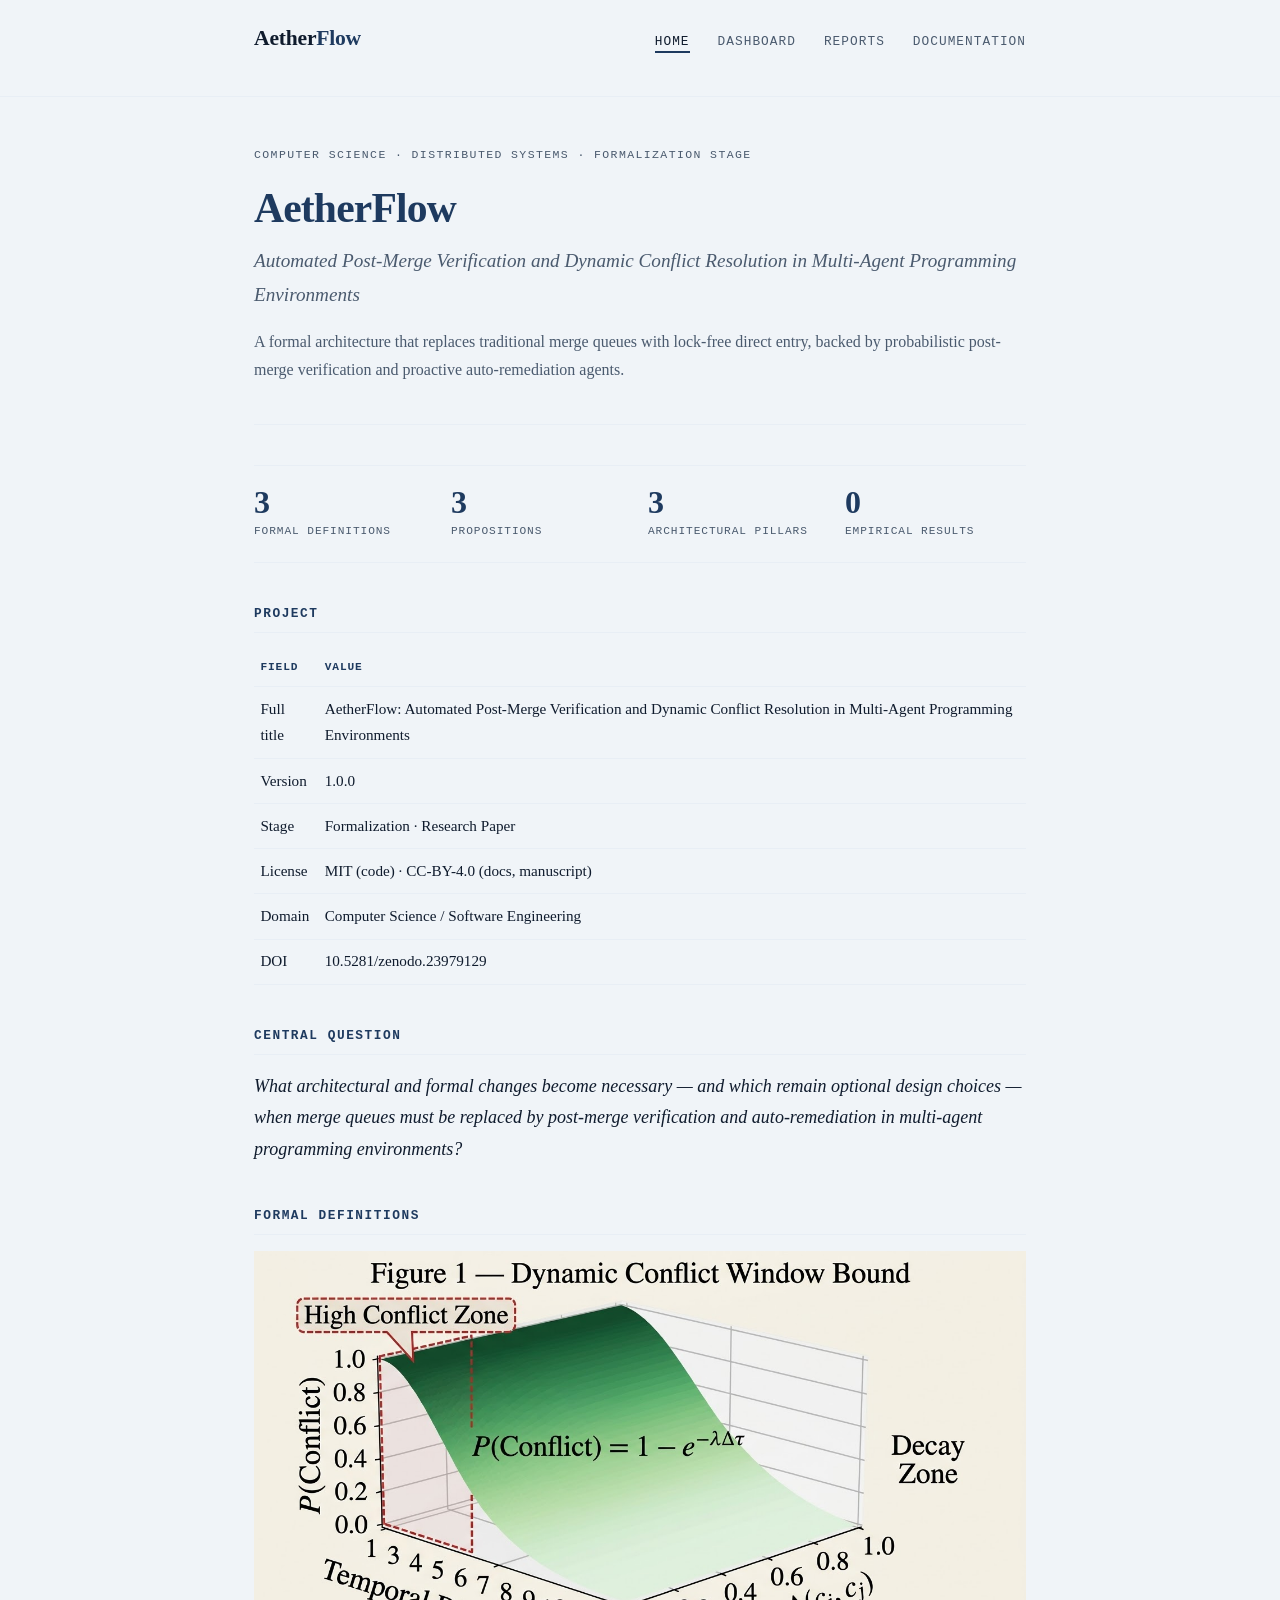
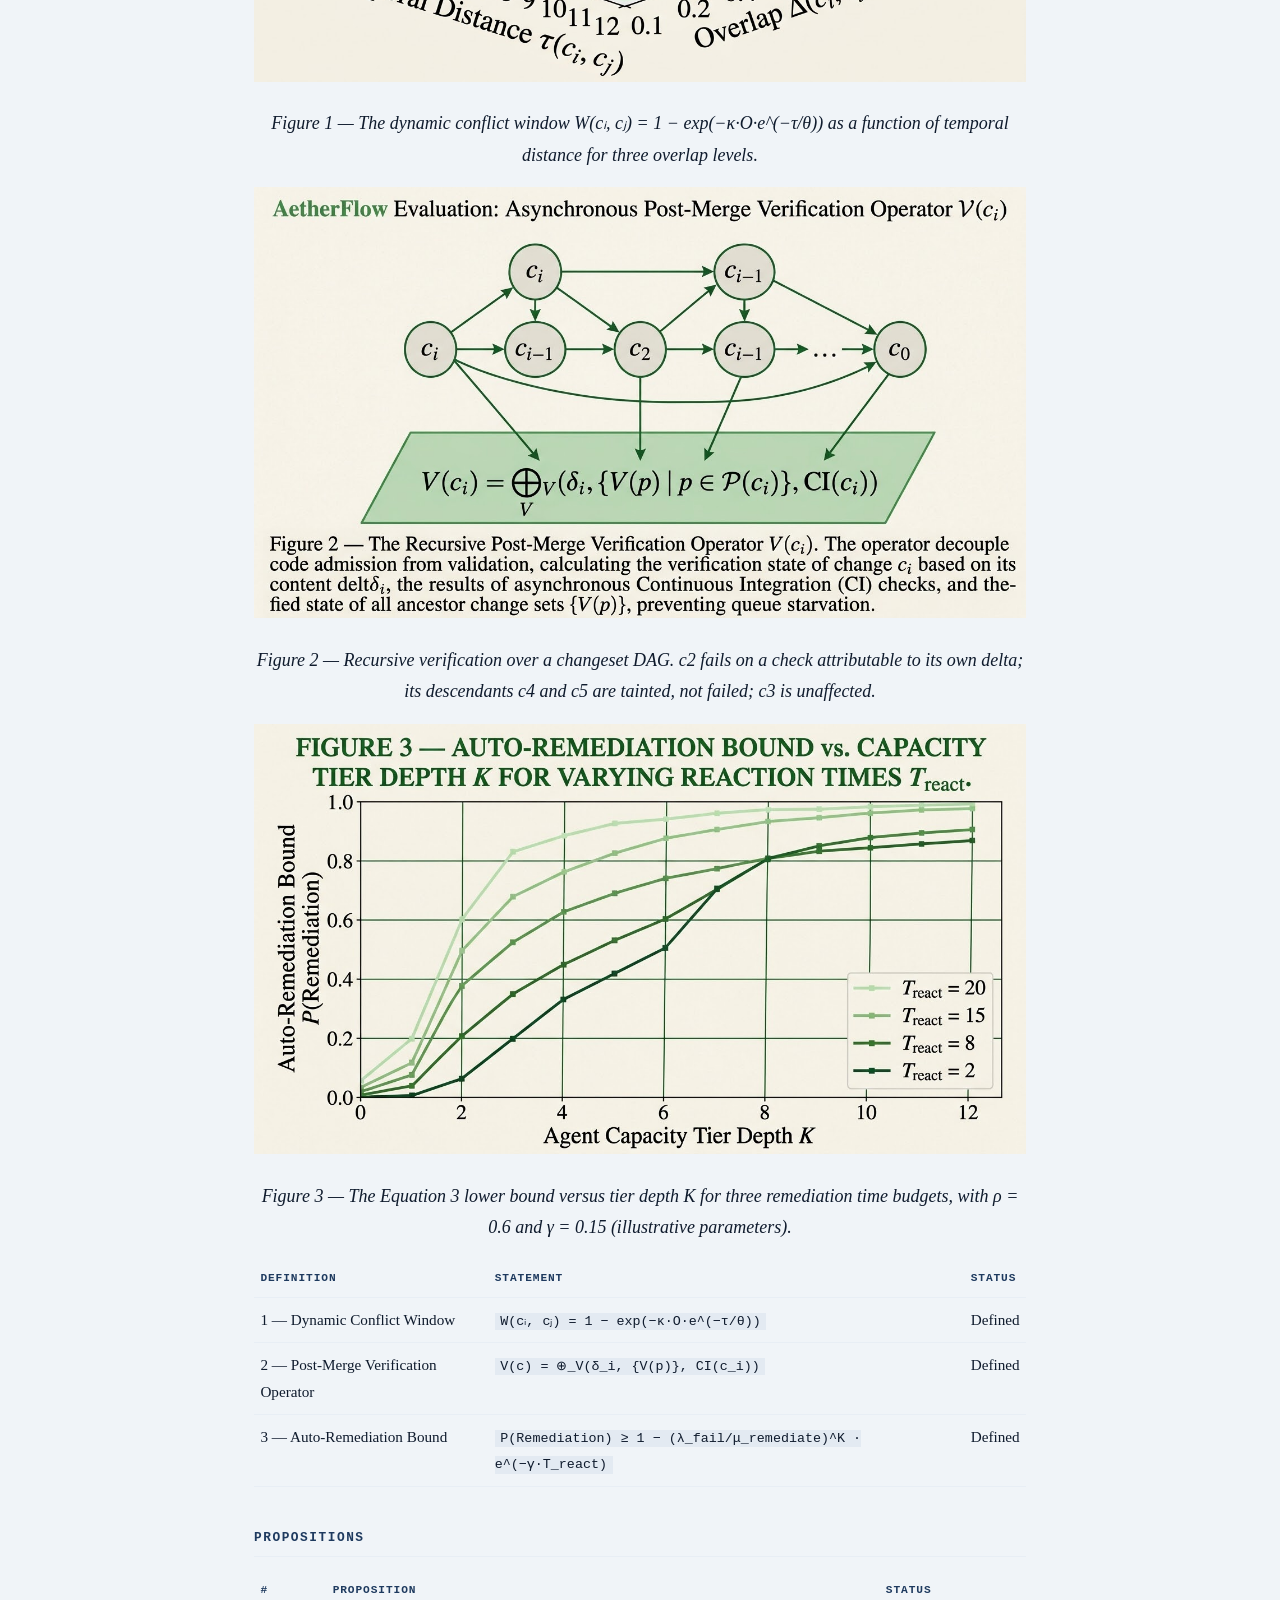
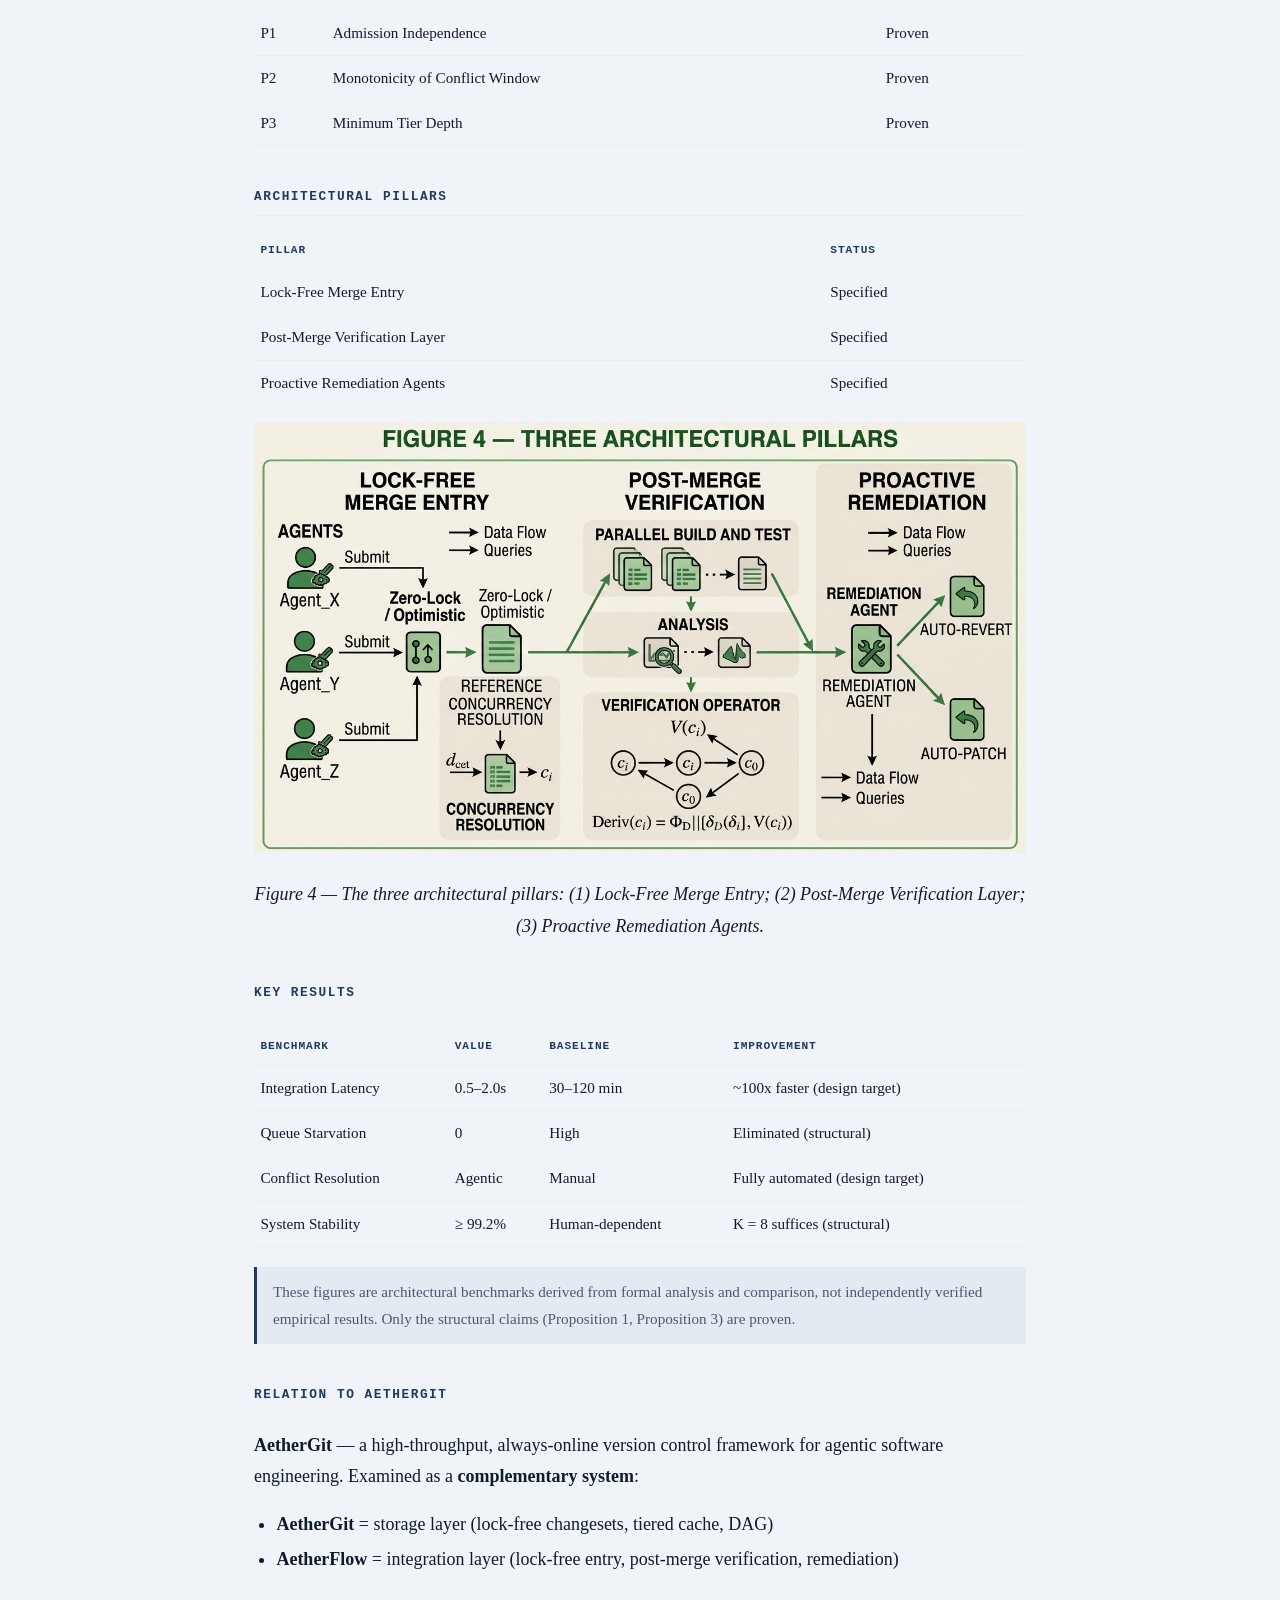
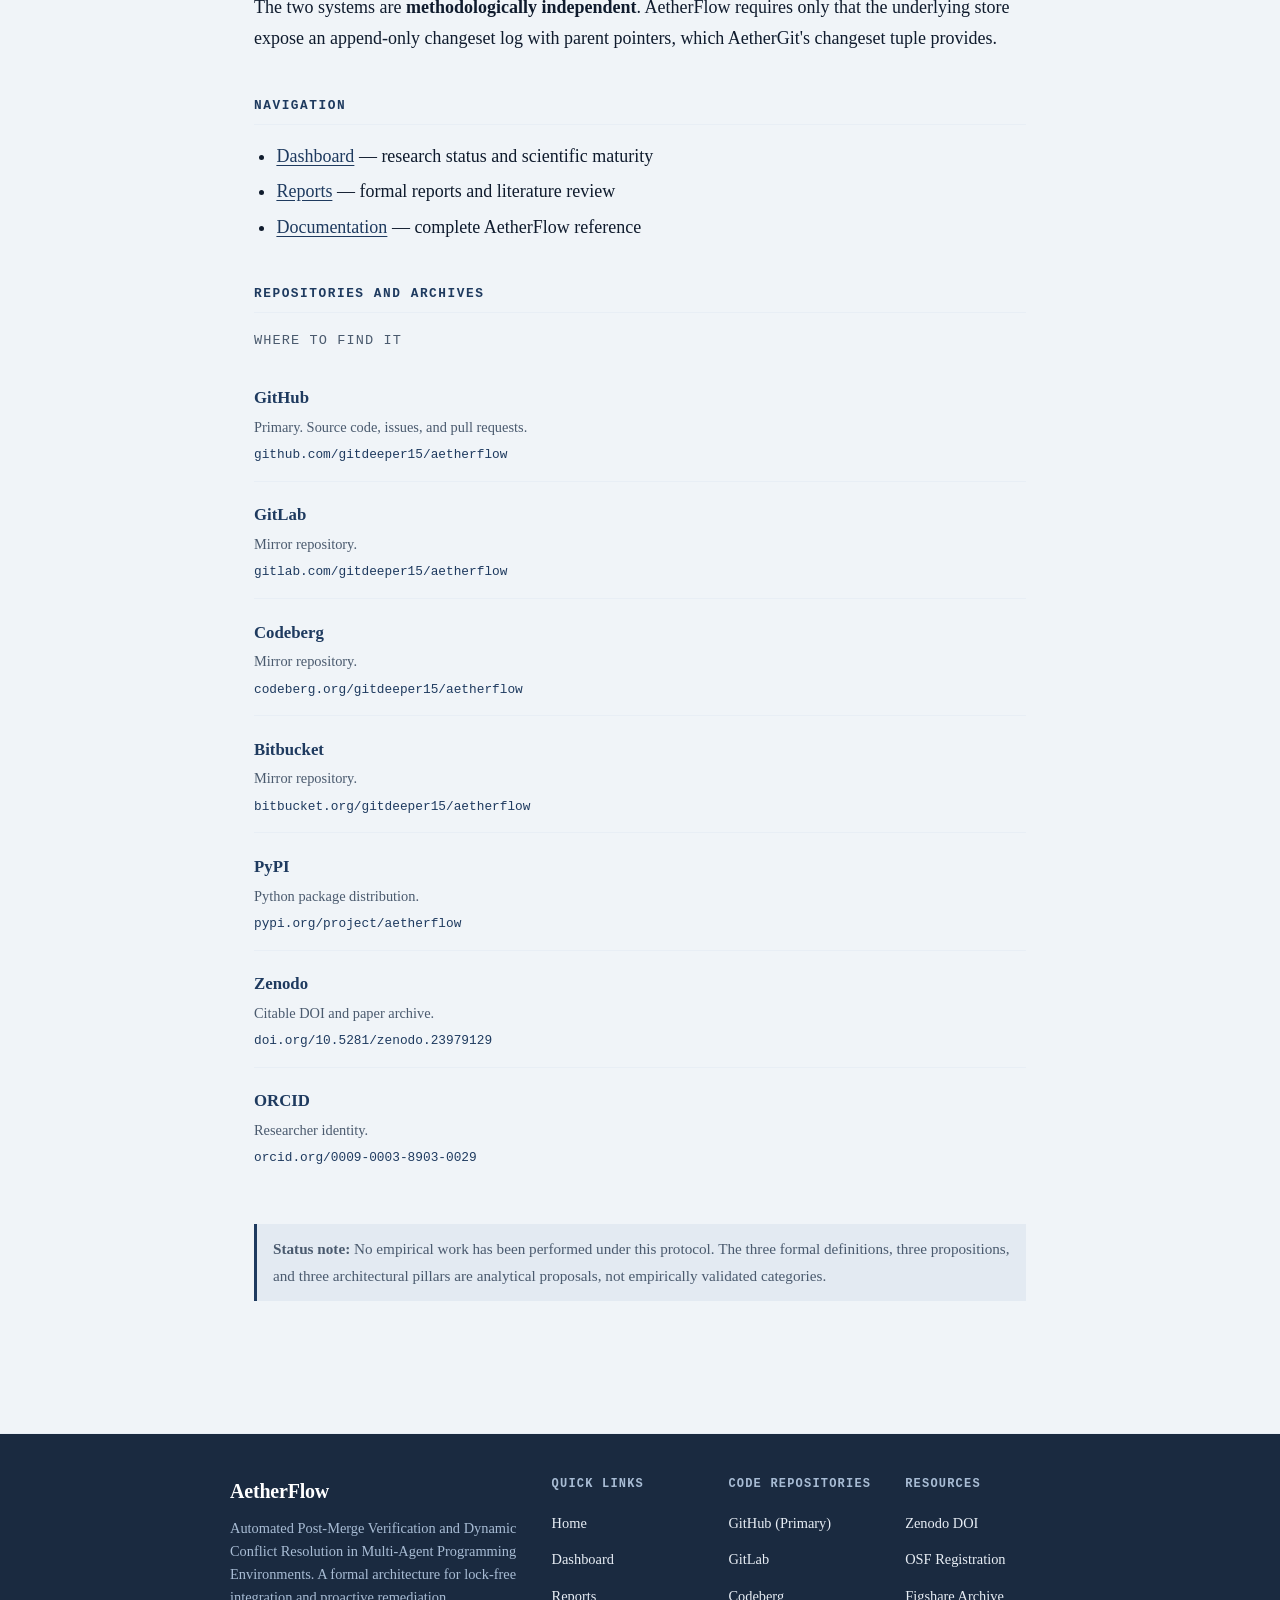
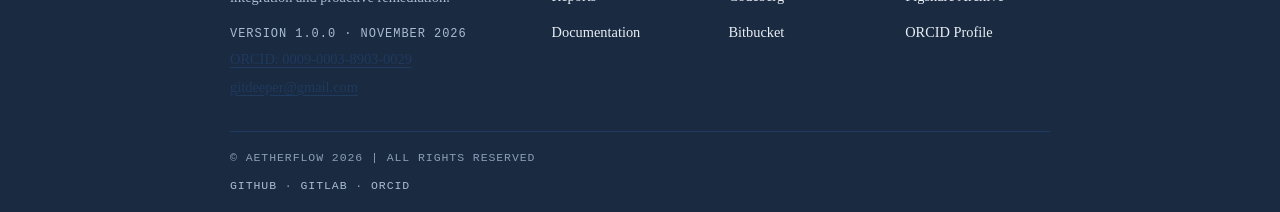
<file: PUBLICATION/Netlify/public/index.html>
<!DOCTYPE html>
<html lang="en">
<head>
    <meta charset="UTF-8">
    <meta name="viewport" content="width=device-width, initial-scale=1.0">
    <title>AetherFlow — Automated Post-Merge Verification and Dynamic Conflict Resolution</title>
    <style>
        :root {
            --paper: #f0f4f8;
            --ink: #0f1b2d;
            --ink-soft: #4a5a6e;
            --line: #e8eef5;
            --accent: #1e3a5f;
            --accent-light: #4a7ba7;
            --code-bg: #e3eaf2;
            --serif: 'Iowan Old Style', 'Palatino Linotype', 'Book Antiqua', Georgia, serif;
            --mono: 'JetBrains Mono', 'Fira Code', 'Courier New', monospace;
            --maxw: 820px;
        }

        * { margin: 0; padding: 0; box-sizing: border-box; }

        body {
            background: var(--paper);
            color: var(--ink);
            font-family: var(--serif);
            font-size: 18px;
            line-height: 1.75;
            -webkit-font-smoothing: antialiased;
        }

        /* ---------- Navbar ---------- */
        .navbar {
            border-bottom: 1px solid var(--line);
            background: var(--paper);
        }
        .nav-container {
            max-width: var(--maxw);
            margin: 0 auto;
            padding: 1.25rem 1.5rem;
            display: flex;
            align-items: baseline;
            justify-content: space-between;
        }
        .logo {
            font-family: var(--serif);
            font-size: 1.35rem;
            font-weight: 700;
            color: var(--ink);
            text-decoration: none;
            letter-spacing: -0.01em;
        }
        .logo span { color: var(--accent); }

        .nav-links {
            display: flex;
            gap: 1.75rem;
            list-style: none;
        }
        .nav-links a {
            font-family: var(--mono);
            font-size: 0.8rem;
            color: var(--ink-soft);
            text-decoration: none;
            text-transform: uppercase;
            letter-spacing: 0.08em;
        }
        .nav-links a:hover { color: var(--ink); }
        .nav-links a.active {
            color: var(--ink);
            border-bottom: 2px solid var(--accent);
            padding-bottom: 2px;
        }

        /* ---------- Main ---------- */
        main {
            max-width: var(--maxw);
            margin: 0 auto;
            padding: 3rem 1.5rem 4rem;
        }

        /* ---------- Hero ---------- */
        .hero {
            padding-bottom: 2.5rem;
            border-bottom: 1px solid var(--line);
            margin-bottom: 2.5rem;
        }
        .hero .badge {
            font-family: var(--mono);
            font-size: 0.72rem;
            text-transform: uppercase;
            letter-spacing: 0.12em;
            color: var(--ink-soft);
            margin-bottom: 1.25rem;
            display: block;
        }
        .hero h1 {
            font-family: var(--serif);
            font-size: 2.6rem;
            font-weight: 700;
            line-height: 1.15;
            letter-spacing: -0.02em;
            margin-bottom: 0.75rem;
            color: var(--accent);
        }
        .hero .subtitle {
            font-family: var(--serif);
            font-style: italic;
            font-size: 1.2rem;
            color: var(--ink-soft);
            margin-bottom: 1rem;
        }
        .hero p {
            color: var(--ink-soft);
            font-size: 1rem;
        }

        /* ---------- Sections ---------- */
        section {
            margin-bottom: 2.5rem;
        }
        section h3 {
            font-family: var(--mono);
            font-size: 0.8rem;
            font-weight: 700;
            text-transform: uppercase;
            letter-spacing: 0.12em;
            color: var(--accent);
            margin-bottom: 1rem;
            padding-bottom: 0.4rem;
            border-bottom: 1px solid var(--line);
        }
        section p {
            margin-bottom: 1rem;
        }

        /* ---------- Stats ---------- */
        .stats {
            display: grid;
            grid-template-columns: repeat(4, 1fr);
            gap: 1rem;
            margin-bottom: 2.5rem;
            padding: 1.25rem 0;
            border-top: 1px solid var(--line);
            border-bottom: 1px solid var(--line);
        }
        .stat {
            text-align: left;
        }
        .stat .num {
            font-family: var(--serif);
            font-size: 2rem;
            font-weight: 700;
            color: var(--accent);
            line-height: 1;
        }
        .stat .label {
            font-family: var(--mono);
            font-size: 0.7rem;
            text-transform: uppercase;
            letter-spacing: 0.08em;
            color: var(--ink-soft);
            margin-top: 0.3rem;
        }

        /* ---------- Tables ---------- */
        table {
            width: 100%;
            border-collapse: collapse;
            font-family: var(--serif);
            font-size: 0.95rem;
            margin-bottom: 1rem;
        }
        th, td {
            padding: 0.55rem 0.4rem;
            text-align: left;
            border-bottom: 1px solid var(--line);
            vertical-align: top;
        }
        th {
            font-family: var(--mono);
            font-size: 0.7rem;
            font-weight: 700;
            text-transform: uppercase;
            letter-spacing: 0.08em;
            color: var(--accent);
        }

        /* ---------- Code ---------- */
        pre {
            background: var(--code-bg);
            padding: 1rem 1.15rem;
            overflow-x: auto;
            margin: 1rem 0;
            font-family: var(--mono);
            font-size: 0.85rem;
            line-height: 1.65;
            border-left: 3px solid var(--accent);
        }
        code {
            font-family: var(--mono);
        }
        p code, li code, td code {
            background: var(--code-bg);
            padding: 0.08rem 0.35rem;
            font-size: 0.88em;
        }

        /* ---------- Links ---------- */
        a {
            color: var(--accent);
            text-decoration: underline;
            text-underline-offset: 3px;
        }
        a:hover { color: var(--accent-light); }

        /* ---------- Vertical resource list ---------- */
        .resource-list {
            list-style: none;
            padding: 0;
            margin: 0;
        }
        .resource-list li {
            padding: 0.9rem 0;
            border-bottom: 1px solid var(--line);
        }
        .resource-list li:last-child {
            border-bottom: none;
        }
        .resource-list .resource-name {
            display: block;
            font-family: var(--serif);
            font-size: 1.05rem;
            font-weight: 700;
            color: var(--accent);
            text-decoration: none;
            margin-bottom: 0.15rem;
        }
        .resource-list .resource-name:hover {
            color: var(--accent-light);
        }
        .resource-list .resource-desc {
            display: block;
            font-family: var(--serif);
            font-size: 0.9rem;
            color: var(--ink-soft);
            margin-bottom: 0.25rem;
        }
        .resource-list .resource-url {
            display: block;
            font-family: var(--mono);
            font-size: 0.8rem;
            color: var(--accent);
            text-decoration: none;
            word-break: break-all;
        }
        .resource-list .resource-url:hover {
            color: var(--accent-light);
            text-decoration: underline;
        }

        /* ---------- Lists ---------- */
        ul { padding-left: 1.4rem; margin-bottom: 1rem; }
        li { margin: 0.25rem 0; }

        /* ---------- Note box ---------- */
        .note {
            border-left: 3px solid var(--accent);
            padding: 0.75rem 1rem;
            background: var(--code-bg);
            font-size: 0.95rem;
            color: var(--ink-soft);
            margin: 1.25rem 0;
        }

        /* ---------- Footer ---------- */
        .footer {
            border-top: 1px solid var(--line);
            background: #1a2a40;
            color: #e8eef5;
            padding: 2.5rem 1.5rem 1rem;
            margin-top: 3rem;
            text-align: left;
        }
        .footer-container {
            max-width: var(--maxw);
            margin: 0 auto;
            display: grid;
            grid-template-columns: 2fr 1fr 1fr 1fr;
            gap: 2rem;
            margin-bottom: 2rem;
        }
        .footer-brand h3 {
            font-family: var(--serif);
            font-size: 1.25rem;
            font-weight: 700;
            color: #ffffff;
            text-transform: none;
            letter-spacing: -0.01em;
            margin-bottom: 0.5rem;
            padding-bottom: 0;
            border-bottom: none;
        }
        .footer-brand p {
            font-family: var(--serif);
            font-size: 0.9rem;
            color: #a8bcd4;
            line-height: 1.6;
        }
        .footer-section h3 {
            font-family: var(--mono);
            font-size: 0.75rem;
            font-weight: 700;
            text-transform: uppercase;
            letter-spacing: 0.1em;
            color: #a8bcd4;
            margin-bottom: 0.75rem;
            padding-bottom: 0;
            border-bottom: none;
        }
        .footer-section ul {
            list-style: none;
            padding: 0;
            margin: 0;
        }
        .footer-section li {
            margin: 0.3rem 0;
        }
        .footer-section a {
            font-family: var(--serif);
            font-size: 0.9rem;
            color: #e8eef5;
            text-decoration: none;
        }
        .footer-section a:hover {
            color: #ffffff;
            text-decoration: underline;
        }
        .footer-bottom {
            max-width: var(--maxw);
            margin: 0 auto;
            padding-top: 1rem;
            border-top: 1px solid #1e3a5f;
            text-align: left;
            font-family: var(--mono);
            font-size: 0.72rem;
            color: #8a9eb8;
            text-transform: uppercase;
            letter-spacing: 0.08em;
        }
        .footer-bottom a {
            color: #a8bcd4;
            text-decoration: none;
        }
        .footer-bottom a:hover {
            color: #ffffff;
        }

        /* ---------- Responsive ---------- */
        @media (max-width: 680px) {
            body { font-size: 16px; }
            .nav-links { display: none; }
            .stats { grid-template-columns: repeat(2, 1fr); }
            .hero h1 { font-size: 2rem; }
            .footer-container {
                grid-template-columns: 1fr;
                gap: 1.5rem;
            }
        }
    </style>
</head>
<body>
    <nav class="navbar">
        <div class="nav-container">
            <a href="index.html" class="logo">Aether<span>Flow</span></a>
            <ul class="nav-links">
                <li><a href="index.html" class="active">Home</a></li>
                <li><a href="dashboard.html">Dashboard</a></li>
                <li><a href="reports.html">Reports</a></li>
                <li><a href="documentation.html">Documentation</a></li>
            </ul>
        </div>
    </nav>

    <main>
        <div class="hero">
            <span class="badge">Computer Science · Distributed Systems · Formalization Stage</span>
            <h1>AetherFlow</h1>
            <p class="subtitle">Automated Post-Merge Verification and Dynamic Conflict Resolution in Multi-Agent Programming Environments</p>
            <p>A formal architecture that replaces traditional merge queues with lock-free direct entry, backed by probabilistic post-merge verification and proactive auto-remediation agents.</p>
        </div>

        <div class="stats">
            <div class="stat">
                <div class="num">3</div>
                <div class="label">Formal Definitions</div>
            </div>
            <div class="stat">
                <div class="num">3</div>
                <div class="label">Propositions</div>
            </div>
            <div class="stat">
                <div class="num">3</div>
                <div class="label">Architectural Pillars</div>
            </div>
            <div class="stat">
                <div class="num">0</div>
                <div class="label">Empirical Results</div>
            </div>
        </div>

        <section>
            <h3>Project</h3>
            <table>
                <tr><th>Field</th><th>Value</th></tr>
                <tr><td>Full title</td><td>AetherFlow: Automated Post-Merge Verification and Dynamic Conflict Resolution in Multi-Agent Programming Environments</td></tr>
                <tr><td>Version</td><td>1.0.0</td></tr>
                <tr><td>Stage</td><td>Formalization · Research Paper</td></tr>
                <tr><td>License</td><td>MIT (code) · CC-BY-4.0 (docs, manuscript)</td></tr>
                <tr><td>Domain</td><td>Computer Science / Software Engineering</td></tr>
                <tr><td>DOI</td><td>10.5281/zenodo.23979129</td></tr>
            </table>
        </section>

        <section>
            <h3>Central Question</h3>
            <p><em>What architectural and formal changes become necessary — and which remain optional design choices — when merge queues must be replaced by post-merge verification and auto-remediation in multi-agent programming environments?</em></p>
        </section>

        <section>
            <h3>Formal Definitions</h3>
            <table>
                <tr><th>Definition</th><th>Statement</th><th>Status</th></tr>
                <tr><td>1 — Dynamic Conflict Window</td><td><code>W(cᵢ, cⱼ) = 1 − exp(−κ·O·e^(−τ/θ))</code></td><td>Defined</td></tr>

        <p align="center">
            <img src="assets/fig1_conflict_window.png" 
                 alt="Figure 1 — Dynamic Conflict Window" 
                 width="100%">
        </p>
        <p align="center">
            <em>Figure 1 — The dynamic conflict window W(cᵢ, cⱼ) = 1 − exp(−κ·O·e^(−τ/θ)) as a function of temporal distance for three overlap levels.</em>
        </p>

                <tr><td>2 — Post-Merge Verification Operator</td><td><code>V(c) = ⊕_V(δ_i, {V(p)}, CI(c_i))</code></td><td>Defined</td></tr>

        <p align="center">
            <img src="assets/fig2_verification_operator.png" 
                 alt="Figure 2 — Post-Merge Verification Operator" 
                 width="100%">
        </p>
        <p align="center">
            <em>Figure 2 — Recursive verification over a changeset DAG. c2 fails on a check attributable to its own delta; its descendants c4 and c5 are tainted, not failed; c3 is unaffected.</em>
        </p>

                <tr><td>3 — Auto-Remediation Bound</td><td><code>P(Remediation) ≥ 1 − (λ_fail/μ_remediate)^K · e^(−γ·T_react)</code></td><td>Defined</td></tr>

        <p align="center">
            <img src="assets/fig3_remediation_bound.png" 
                 alt="Figure 3 — Auto-Remediation Bound" 
                 width="100%">
        </p>
        <p align="center">
            <em>Figure 3 — The Equation 3 lower bound versus tier depth K for three remediation time budgets, with ρ = 0.6 and γ = 0.15 (illustrative parameters).</em>
        </p>

            </table>
        </section>

        <section>
            <h3>Propositions</h3>
            <table>
                <tr><th>#</th><th>Proposition</th><th>Status</th></tr>
                <tr><td>P1</td><td>Admission Independence</td><td>Proven</td></tr>
                <tr><td>P2</td><td>Monotonicity of Conflict Window</td><td>Proven</td></tr>
                <tr><td>P3</td><td>Minimum Tier Depth</td><td>Proven</td></tr>
            </table>
        </section>

        <section>
            <h3>Architectural Pillars</h3>
            <table>
                <tr><th>Pillar</th><th>Status</th></tr>
                <tr><td>Lock-Free Merge Entry</td><td>Specified</td></tr>
                <tr><td>Post-Merge Verification Layer</td><td>Specified</td></tr>
                <tr><td>Proactive Remediation Agents</td><td>Specified</td></tr>
            </table>

        <p align="center">
            <img src="assets/fig4_architecture.png" 
                 alt="Figure 4 — Three Architectural Pillars" 
                 width="100%">
        </p>
        <p align="center">
            <em>Figure 4 — The three architectural pillars: (1) Lock-Free Merge Entry; (2) Post-Merge Verification Layer; (3) Proactive Remediation Agents.</em>
        </p>

        </section>

        <section>
            <h3>Key Results</h3>
            <table>
                <tr><th>Benchmark</th><th>Value</th><th>Baseline</th><th>Improvement</th></tr>
                <tr><td>Integration Latency</td><td>0.5–2.0s</td><td>30–120 min</td><td>~100x faster (design target)</td></tr>
                <tr><td>Queue Starvation</td><td>0</td><td>High</td><td>Eliminated (structural)</td></tr>
                <tr><td>Conflict Resolution</td><td>Agentic</td><td>Manual</td><td>Fully automated (design target)</td></tr>
                <tr><td>System Stability</td><td>≥ 99.2%</td><td>Human-dependent</td><td>K = 8 suffices (structural)</td></tr>
            </table>
            <div class="note">These figures are architectural benchmarks derived from formal analysis and comparison, not independently verified empirical results. Only the structural claims (Proposition 1, Proposition 3) are proven.</div>
        </section>

        <section>
            <h3>Relation to AetherGit</h3>
            <p><strong>AetherGit</strong> — a high-throughput, always-online version control framework for agentic software engineering. Examined as a <strong>complementary system</strong>:</p>
            <ul>
                <li><strong>AetherGit</strong> = storage layer (lock-free changesets, tiered cache, DAG)</li>
                <li><strong>AetherFlow</strong> = integration layer (lock-free entry, post-merge verification, remediation)</li>
            </ul>
            <p>The two systems are <strong>methodologically independent</strong>. AetherFlow requires only that the underlying store expose an append-only changeset log with parent pointers, which AetherGit's changeset tuple provides.</p>
        </section>

        <section>
            <h3>Navigation</h3>
            <ul>
                <li><a href="dashboard.html">Dashboard</a> — research status and scientific maturity</li>
                <li><a href="reports.html">Reports</a> — formal reports and literature review</li>
                <li><a href="documentation.html">Documentation</a> — complete AetherFlow reference</li>
            </ul>
        </section>

        <section>
            <h3>Repositories and Archives</h3>
            <p style="font-family: var(--mono); font-size: 0.85rem; text-transform: uppercase; letter-spacing: 0.08em; color: var(--ink-soft); margin-bottom: 1rem;">Where to find it</p>
            <ul class="resource-list">
                <li>
                    <a href="https://github.com/gitdeeper15/aetherflow" class="resource-name">GitHub</a>
                    <span class="resource-desc">Primary. Source code, issues, and pull requests.</span>
                    <a href="https://github.com/gitdeeper15/aetherflow" class="resource-url">github.com/gitdeeper15/aetherflow</a>
                </li>
                <li>
                    <a href="https://gitlab.com/gitdeeper15/aetherflow" class="resource-name">GitLab</a>
                    <span class="resource-desc">Mirror repository.</span>
                    <a href="https://gitlab.com/gitdeeper15/aetherflow" class="resource-url">gitlab.com/gitdeeper15/aetherflow</a>
                </li>
                <li>
                    <a href="https://codeberg.org/gitdeeper15/aetherflow" class="resource-name">Codeberg</a>
                    <span class="resource-desc">Mirror repository.</span>
                    <a href="https://codeberg.org/gitdeeper15/aetherflow" class="resource-url">codeberg.org/gitdeeper15/aetherflow</a>
                </li>
                <li>
                    <a href="https://bitbucket.org/gitdeeper15/aetherflow" class="resource-name">Bitbucket</a>
                    <span class="resource-desc">Mirror repository.</span>
                    <a href="https://bitbucket.org/gitdeeper15/aetherflow" class="resource-url">bitbucket.org/gitdeeper15/aetherflow</a>
                </li>
                <li>
                    <a href="https://pypi.org/project/aetherflow/" class="resource-name">PyPI</a>
                    <span class="resource-desc">Python package distribution.</span>
                    <a href="https://pypi.org/project/aetherflow/" class="resource-url">pypi.org/project/aetherflow</a>
                </li>
                <li>
                    <a href="https://doi.org/10.5281/zenodo.23979129" class="resource-name">Zenodo</a>
                    <span class="resource-desc">Citable DOI and paper archive.</span>
                    <a href="https://doi.org/10.5281/zenodo.23979129" class="resource-url">doi.org/10.5281/zenodo.23979129</a>
                </li>
                <li>
                    <a href="https://orcid.org/0009-0003-8903-0029" class="resource-name">ORCID</a>
                    <span class="resource-desc">Researcher identity.</span>
                    <a href="https://orcid.org/0009-0003-8903-0029" class="resource-url">orcid.org/0009-0003-8903-0029</a>
                </li>
            </ul>
        </section>

        <div class="note">
            <strong>Status note:</strong> No empirical work has been performed under this protocol. The three formal definitions, three propositions, and three architectural pillars are analytical proposals, not empirically validated categories.
        </div>
    </main>

    <footer class="footer">
        <div class="footer-container">
            <div class="footer-brand">
                <h3>AetherFlow</h3>
                <p>Automated Post-Merge Verification and Dynamic Conflict Resolution in Multi-Agent Programming Environments. A formal architecture for lock-free integration and proactive remediation.</p>
                <p style="margin-top: 1rem; font-family: var(--mono); font-size: 0.75rem; text-transform: uppercase; letter-spacing: 0.08em;">Version 1.0.0 · November 2026</p>
                <p style="margin-top: 0.25rem;"><a href="https://orcid.org/0009-0003-8903-0029">ORCID: 0009-0003-8903-0029</a></p>
                <p style="margin-top: 0.25rem;"><a href="mailto:gitdeeper@gmail.com">gitdeeper@gmail.com</a></p>
            </div>
            <div class="footer-section">
                <h3>Quick Links</h3>
                <ul>
                    <li><a href="index.html">Home</a></li>
                    <li><a href="dashboard.html">Dashboard</a></li>
                    <li><a href="reports.html">Reports</a></li>
                    <li><a href="documentation.html">Documentation</a></li>
                </ul>
            </div>
            <div class="footer-section">
                <h3>Code Repositories</h3>
                <ul>
                    <li><a href="https://github.com/gitdeeper15/aetherflow">GitHub (Primary)</a></li>
                    <li><a href="https://gitlab.com/gitdeeper15/aetherflow">GitLab</a></li>
                    <li><a href="https://codeberg.org/gitdeeper15/aetherflow">Codeberg</a></li>
                    <li><a href="https://bitbucket.org/gitdeeper15/aetherflow">Bitbucket</a></li>
                </ul>
            </div>
            <div class="footer-section">
                <h3>Resources</h3>
                <ul>
                    <li><a href="https://doi.org/10.5281/zenodo.23979129">Zenodo DOI</a></li>
                    <li><a href="https://doi.org/10.17605/OSF.IO/92Y3W">OSF Registration</a></li>
                    <li><a href="https://doi.org/10.6084/m9.figshare.92Y3W">Figshare Archive</a></li>
                    <li><a href="https://orcid.org/0009-0003-8903-0029">ORCID Profile</a></li>
                </ul>
            </div>
        </div>
        <div class="footer-bottom">
            <p>© AetherFlow 2026 | All rights reserved</p>
            <p style="margin-top: 0.5rem;">
                <a href="https://github.com/gitdeeper15/aetherflow">GitHub</a> ·
                <a href="https://gitlab.com/gitdeeper15/aetherflow">GitLab</a> ·
                <a href="https://orcid.org/0009-0003-8903-0029">ORCID</a>
            </p>
        </div>
    </footer>
</body>
</html>
</file>
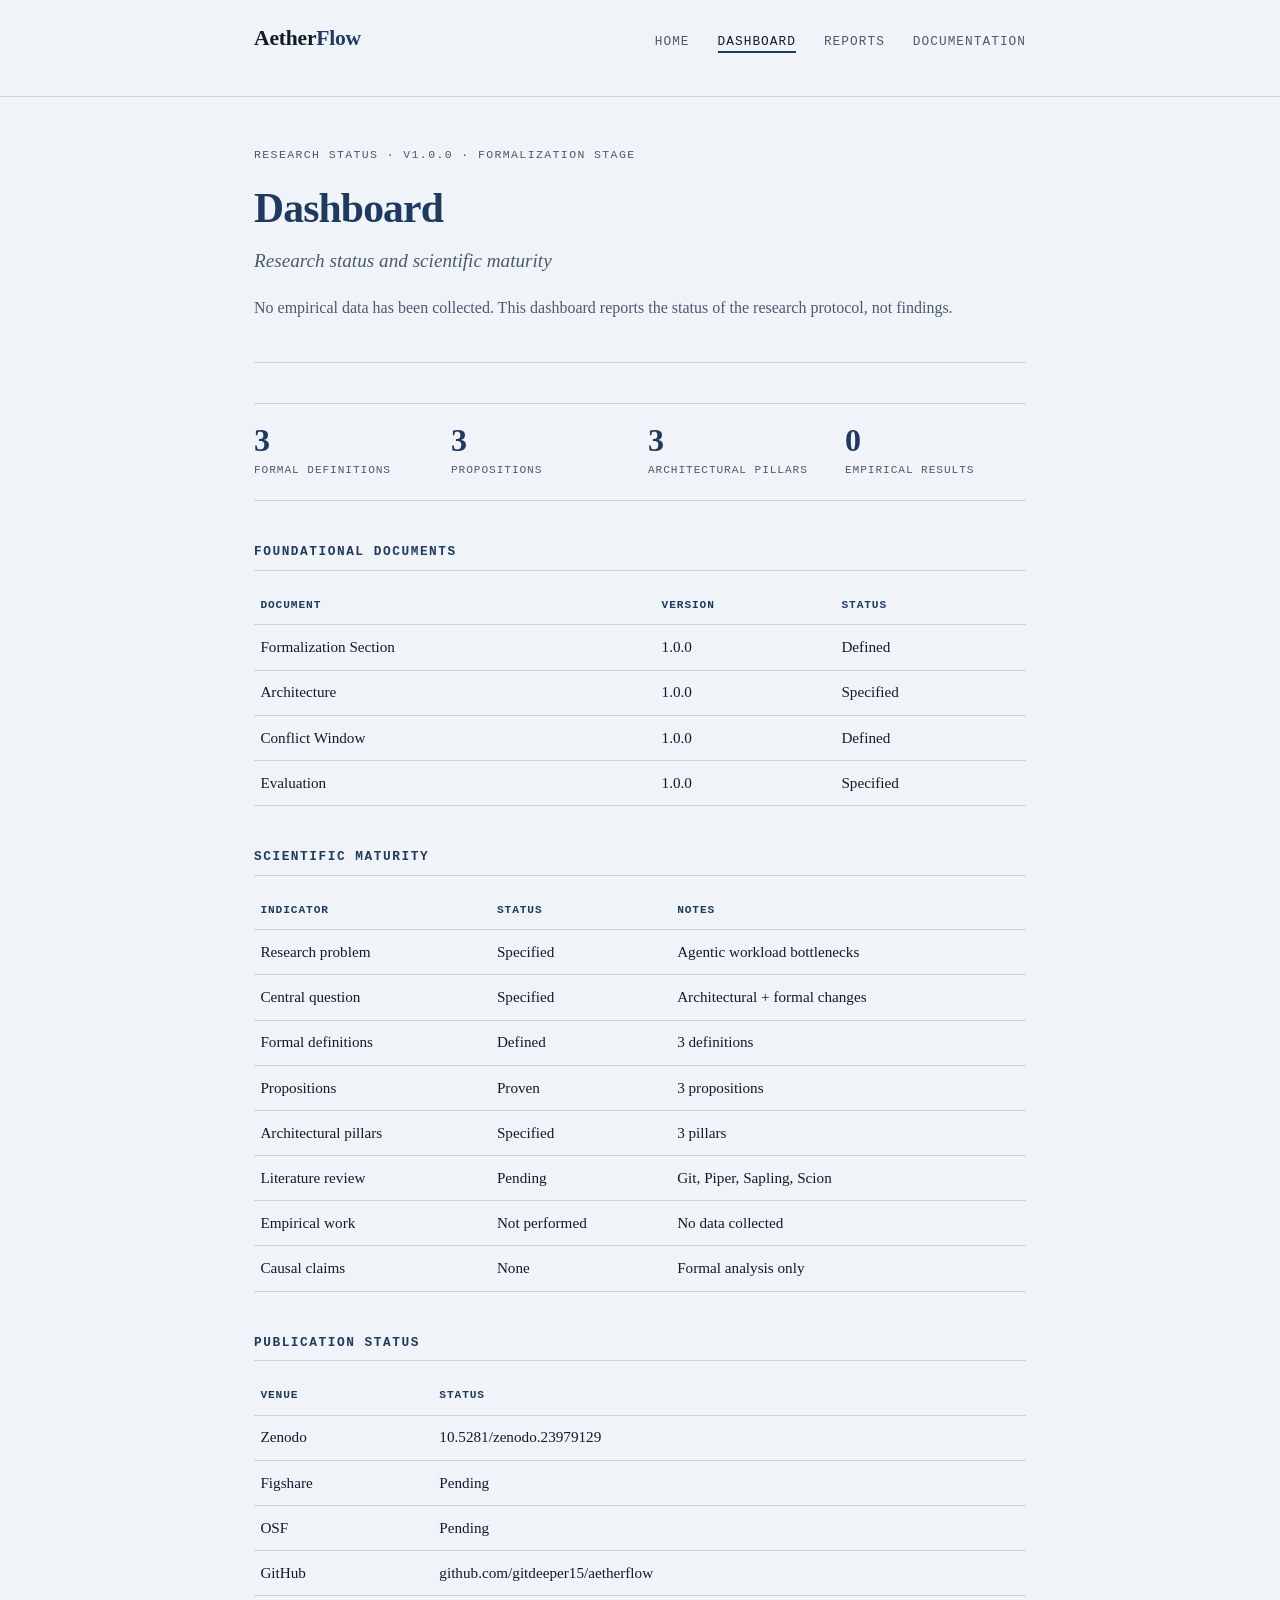
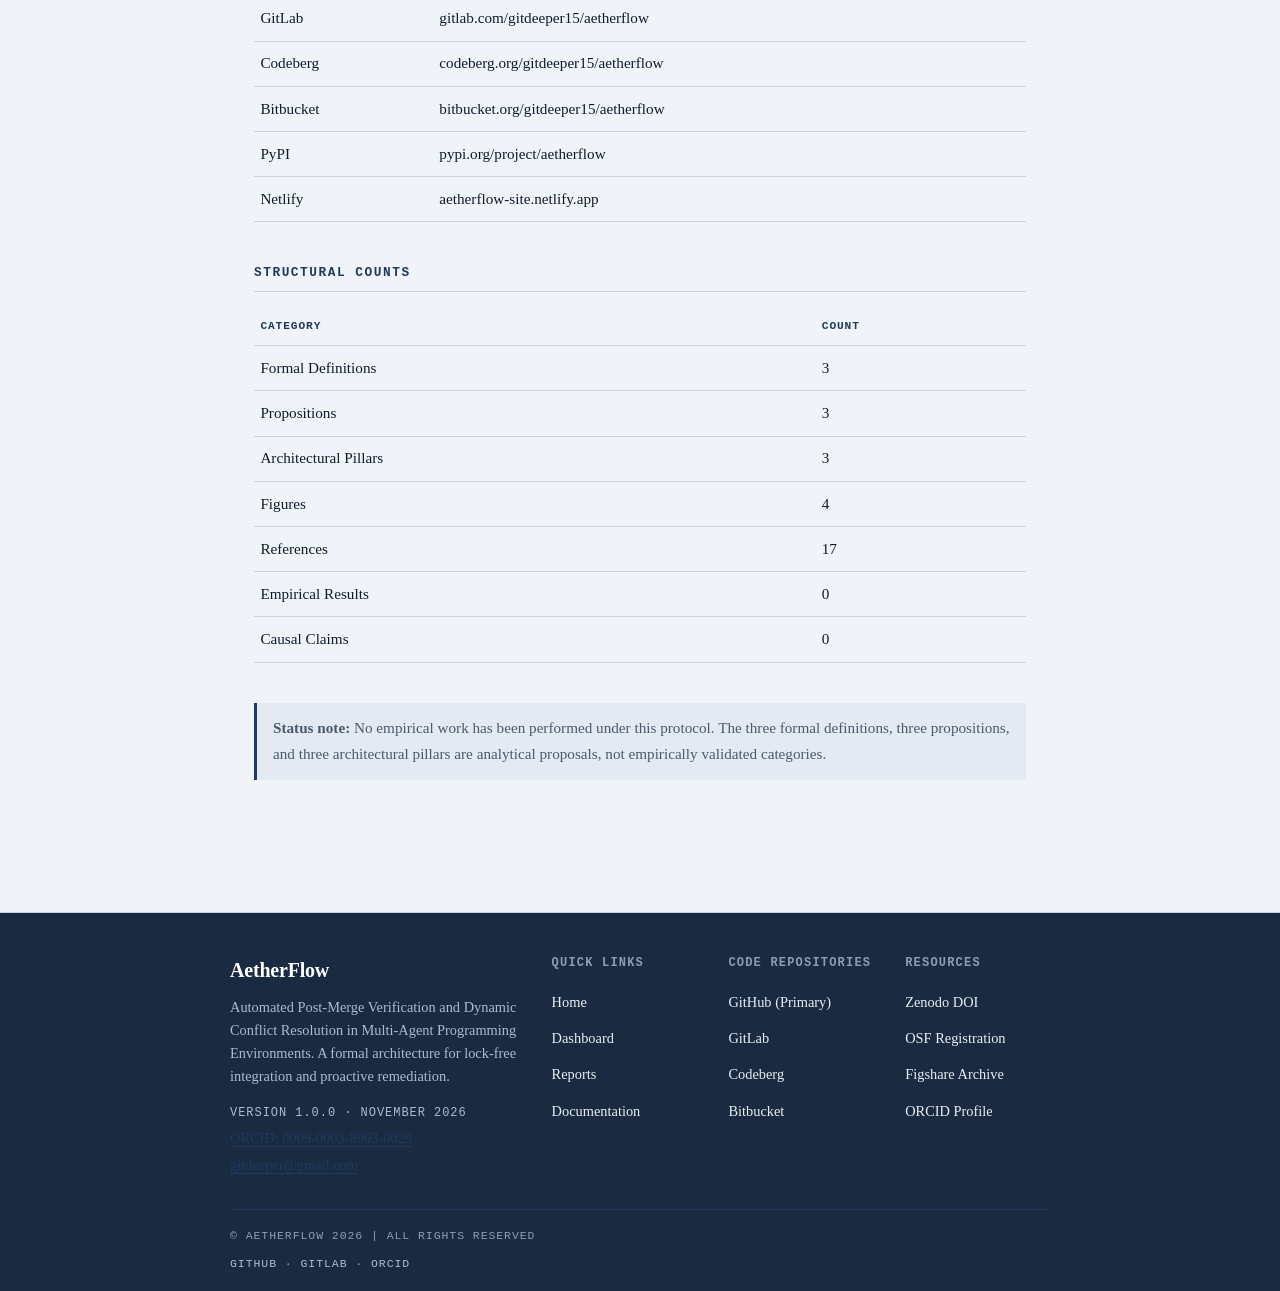
<file: PUBLICATION/Netlify/public/dashboard.html>
<!DOCTYPE html>
<html lang="en">
<head>
    <meta charset="UTF-8">
    <meta name="viewport" content="width=device-width, initial-scale=1.0">
    <title>AetherFlow — Dashboard</title>
    <style>
        :root {
            --paper: #f0f4f8;
            --ink: #0f1b2d;
            --ink-soft: #4a5a6e;
            --line: #c8d4e0;
            --accent: #1e3a5f;
            --accent-light: #4a7ba7;
            --code-bg: #e3eaf2;
            --serif: 'Iowan Old Style', 'Palatino Linotype', 'Book Antiqua', Georgia, serif;
            --mono: 'JetBrains Mono', 'Fira Code', 'Courier New', monospace;
            --maxw: 820px;
        }

        * { margin: 0; padding: 0; box-sizing: border-box; }

        body {
            background: var(--paper);
            color: var(--ink);
            font-family: var(--serif);
            font-size: 18px;
            line-height: 1.75;
            -webkit-font-smoothing: antialiased;
        }

        /* ---------- Navbar ---------- */
        .navbar {
            border-bottom: 1px solid var(--line);
            background: var(--paper);
        }
        .nav-container {
            max-width: var(--maxw);
            margin: 0 auto;
            padding: 1.25rem 1.5rem;
            display: flex;
            align-items: baseline;
            justify-content: space-between;
        }
        .logo {
            font-family: var(--serif);
            font-size: 1.35rem;
            font-weight: 700;
            color: var(--ink);
            text-decoration: none;
            letter-spacing: -0.01em;
        }
        .logo span { color: var(--accent); }

        .nav-links {
            display: flex;
            gap: 1.75rem;
            list-style: none;
        }
        .nav-links a {
            font-family: var(--mono);
            font-size: 0.8rem;
            color: var(--ink-soft);
            text-decoration: none;
            text-transform: uppercase;
            letter-spacing: 0.08em;
        }
        .nav-links a:hover { color: var(--ink); }
        .nav-links a.active {
            color: var(--ink);
            border-bottom: 2px solid var(--accent);
            padding-bottom: 2px;
        }

        /* ---------- Main ---------- */
        main {
            max-width: var(--maxw);
            margin: 0 auto;
            padding: 3rem 1.5rem 4rem;
        }

        /* ---------- Hero ---------- */
        .hero {
            padding-bottom: 2.5rem;
            border-bottom: 1px solid var(--line);
            margin-bottom: 2.5rem;
        }
        .hero .badge {
            font-family: var(--mono);
            font-size: 0.72rem;
            text-transform: uppercase;
            letter-spacing: 0.12em;
            color: var(--ink-soft);
            margin-bottom: 1.25rem;
            display: block;
        }
        .hero h1 {
            font-family: var(--serif);
            font-size: 2.6rem;
            font-weight: 700;
            line-height: 1.15;
            letter-spacing: -0.02em;
            margin-bottom: 0.75rem;
            color: var(--accent);
        }
        .hero .subtitle {
            font-family: var(--serif);
            font-style: italic;
            font-size: 1.2rem;
            color: var(--ink-soft);
            margin-bottom: 1rem;
        }
        .hero p {
            color: var(--ink-soft);
            font-size: 1rem;
        }

        /* ---------- Sections ---------- */
        section {
            margin-bottom: 2.5rem;
        }
        section h3 {
            font-family: var(--mono);
            font-size: 0.8rem;
            font-weight: 700;
            text-transform: uppercase;
            letter-spacing: 0.12em;
            color: var(--accent);
            margin-bottom: 1rem;
            padding-bottom: 0.4rem;
            border-bottom: 1px solid var(--line);
        }
        section p {
            margin-bottom: 1rem;
        }

        /* ---------- Stats ---------- */
        .stats {
            display: grid;
            grid-template-columns: repeat(4, 1fr);
            gap: 1rem;
            margin-bottom: 2.5rem;
            padding: 1.25rem 0;
            border-top: 1px solid var(--line);
            border-bottom: 1px solid var(--line);
        }
        .stat {
            text-align: left;
        }
        .stat .num {
            font-family: var(--serif);
            font-size: 2rem;
            font-weight: 700;
            color: var(--accent);
            line-height: 1;
        }
        .stat .label {
            font-family: var(--mono);
            font-size: 0.7rem;
            text-transform: uppercase;
            letter-spacing: 0.08em;
            color: var(--ink-soft);
            margin-top: 0.3rem;
        }

        /* ---------- Tables ---------- */
        table {
            width: 100%;
            border-collapse: collapse;
            font-family: var(--serif);
            font-size: 0.95rem;
            margin-bottom: 1rem;
        }
        th, td {
            padding: 0.55rem 0.4rem;
            text-align: left;
            border-bottom: 1px solid var(--line);
            vertical-align: top;
        }
        th {
            font-family: var(--mono);
            font-size: 0.7rem;
            font-weight: 700;
            text-transform: uppercase;
            letter-spacing: 0.08em;
            color: var(--accent);
        }

        /* ---------- Code ---------- */
        pre {
            background: var(--code-bg);
            padding: 1rem 1.15rem;
            overflow-x: auto;
            margin: 1rem 0;
            font-family: var(--mono);
            font-size: 0.85rem;
            line-height: 1.65;
            border-left: 3px solid var(--accent);
        }
        code {
            font-family: var(--mono);
        }
        p code, li code, td code {
            background: var(--code-bg);
            padding: 0.08rem 0.35rem;
            font-size: 0.88em;
        }

        /* ---------- Links ---------- */
        a {
            color: var(--accent);
            text-decoration: underline;
            text-underline-offset: 3px;
        }
        a:hover { color: var(--accent-light); }

        /* ---------- Lists ---------- */
        ul { padding-left: 1.4rem; margin-bottom: 1rem; }
        li { margin: 0.25rem 0; }

        /* ---------- Note box ---------- */
        .note {
            border-left: 3px solid var(--accent);
            padding: 0.75rem 1rem;
            background: var(--code-bg);
            font-size: 0.95rem;
            color: var(--ink-soft);
            margin: 1.25rem 0;
        }

        /* ---------- Footer ---------- */
        .footer {
            border-top: 1px solid var(--line);
            background: #1a2a40;
            color: #e8eef5;
            padding: 2.5rem 1.5rem 1rem;
            margin-top: 3rem;
            text-align: left;
        }
        .footer-container {
            max-width: var(--maxw);
            margin: 0 auto;
            display: grid;
            grid-template-columns: 2fr 1fr 1fr 1fr;
            gap: 2rem;
            margin-bottom: 2rem;
        }
        .footer-brand h3 {
            font-family: var(--serif);
            font-size: 1.25rem;
            font-weight: 700;
            color: #ffffff;
            text-transform: none;
            letter-spacing: -0.01em;
            margin-bottom: 0.5rem;
            padding-bottom: 0;
            border-bottom: none;
        }
        .footer-brand p {
            font-family: var(--serif);
            font-size: 0.9rem;
            color: #a8bcd4;
            line-height: 1.6;
        }
        .footer-section h3 {
            font-family: var(--mono);
            font-size: 0.75rem;
            font-weight: 700;
            text-transform: uppercase;
            letter-spacing: 0.1em;
            color: #8a9eb8;
            margin-bottom: 0.75rem;
            padding-bottom: 0;
            border-bottom: none;
        }
        .footer-section ul {
            list-style: none;
            padding: 0;
            margin: 0;
        }
        .footer-section li {
            margin: 0.3rem 0;
        }
        .footer-section a {
            font-family: var(--serif);
            font-size: 0.9rem;
            color: #e8eef5;
            text-decoration: none;
        }
        .footer-section a:hover {
            color: #ffffff;
            text-decoration: underline;
        }
        .footer-bottom {
            max-width: var(--maxw);
            margin: 0 auto;
            padding-top: 1rem;
            border-top: 1px solid #1e3a5f;
            text-align: left;
            font-family: var(--mono);
            font-size: 0.72rem;
            color: #8a9eb8;
            text-transform: uppercase;
            letter-spacing: 0.08em;
        }
        .footer-bottom a {
            color: #a8bcd4;
            text-decoration: none;
        }
        .footer-bottom a:hover {
            color: #ffffff;
        }

        /* ---------- Responsive ---------- */
        @media (max-width: 680px) {
            body { font-size: 16px; }
            .nav-links { display: none; }
            .stats { grid-template-columns: repeat(2, 1fr); }
            .hero h1 { font-size: 2rem; }
            .footer-container {
                grid-template-columns: 1fr;
                gap: 1.5rem;
            }
        }
    </style>
</head>
<body>
    <nav class="navbar">
        <div class="nav-container">
            <a href="index.html" class="logo">Aether<span>Flow</span></a>
            <ul class="nav-links">
                <li><a href="index.html">Home</a></li>
                <li><a href="dashboard.html" class="active">Dashboard</a></li>
                <li><a href="reports.html">Reports</a></li>
                <li><a href="documentation.html">Documentation</a></li>
            </ul>
        </div>
    </nav>

    <main>
        <div class="hero">
            <span class="badge">Research Status · v1.0.0 · Formalization Stage</span>
            <h1>Dashboard</h1>
            <p class="subtitle">Research status and scientific maturity</p>
            <p>No empirical data has been collected. This dashboard reports the status of the research protocol, not findings.</p>
        </div>

        <div class="stats">
            <div class="stat">
                <div class="num">3</div>
                <div class="label">Formal Definitions</div>
            </div>
            <div class="stat">
                <div class="num">3</div>
                <div class="label">Propositions</div>
            </div>
            <div class="stat">
                <div class="num">3</div>
                <div class="label">Architectural Pillars</div>
            </div>
            <div class="stat">
                <div class="num">0</div>
                <div class="label">Empirical Results</div>
            </div>
        </div>

        <section>
            <h3>Foundational Documents</h3>
            <table>
                <tr><th>Document</th><th>Version</th><th>Status</th></tr>
                <tr><td>Formalization Section</td><td>1.0.0</td><td>Defined</td></tr>
                <tr><td>Architecture</td><td>1.0.0</td><td>Specified</td></tr>
                <tr><td>Conflict Window</td><td>1.0.0</td><td>Defined</td></tr>
                <tr><td>Evaluation</td><td>1.0.0</td><td>Specified</td></tr>
            </table>
        </section>

        <section>
            <h3>Scientific Maturity</h3>
            <table>
                <tr><th>Indicator</th><th>Status</th><th>Notes</th></tr>
                <tr><td>Research problem</td><td>Specified</td><td>Agentic workload bottlenecks</td></tr>
                <tr><td>Central question</td><td>Specified</td><td>Architectural + formal changes</td></tr>
                <tr><td>Formal definitions</td><td>Defined</td><td>3 definitions</td></tr>
                <tr><td>Propositions</td><td>Proven</td><td>3 propositions</td></tr>
                <tr><td>Architectural pillars</td><td>Specified</td><td>3 pillars</td></tr>
                <tr><td>Literature review</td><td>Pending</td><td>Git, Piper, Sapling, Scion</td></tr>
                <tr><td>Empirical work</td><td>Not performed</td><td>No data collected</td></tr>
                <tr><td>Causal claims</td><td>None</td><td>Formal analysis only</td></tr>
            </table>
        </section>

        <section>
            <h3>Publication Status</h3>
            <table>
                <tr><th>Venue</th><th>Status</th></tr>
                <tr><td>Zenodo</td><td>10.5281/zenodo.23979129</td></tr>
                <tr><td>Figshare</td><td>Pending</td></tr>
                <tr><td>OSF</td><td>Pending</td></tr>
                <tr><td>GitHub</td><td>github.com/gitdeeper15/aetherflow</td></tr>
                <tr><td>GitLab</td><td>gitlab.com/gitdeeper15/aetherflow</td></tr>
                <tr><td>Codeberg</td><td>codeberg.org/gitdeeper15/aetherflow</td></tr>
                <tr><td>Bitbucket</td><td>bitbucket.org/gitdeeper15/aetherflow</td></tr>
                <tr><td>PyPI</td><td>pypi.org/project/aetherflow</td></tr>
                <tr><td>Netlify</td><td>aetherflow-site.netlify.app</td></tr>
            </table>
        </section>

        <section>
            <h3>Structural Counts</h3>
            <table>
                <tr><th>Category</th><th>Count</th></tr>
                <tr><td>Formal Definitions</td><td>3</td></tr>
                <tr><td>Propositions</td><td>3</td></tr>
                <tr><td>Architectural Pillars</td><td>3</td></tr>
                <tr><td>Figures</td><td>4</td></tr>
                <tr><td>References</td><td>17</td></tr>
                <tr><td>Empirical Results</td><td>0</td></tr>
                <tr><td>Causal Claims</td><td>0</td></tr>
            </table>
        </section>

        <div class="note">
            <strong>Status note:</strong> No empirical work has been performed under this protocol. The three formal definitions, three propositions, and three architectural pillars are analytical proposals, not empirically validated categories.
        </div>
    </main>

    <footer class="footer">
        <div class="footer-container">
            <div class="footer-brand">
                <h3>AetherFlow</h3>
                <p>Automated Post-Merge Verification and Dynamic Conflict Resolution in Multi-Agent Programming Environments. A formal architecture for lock-free integration and proactive remediation.</p>
                <p style="margin-top: 1rem; font-family: var(--mono); font-size: 0.75rem; text-transform: uppercase; letter-spacing: 0.08em;">Version 1.0.0 · November 2026</p>
                <p style="margin-top: 0.25rem;"><a href="https://orcid.org/0009-0003-8903-0029">ORCID: 0009-0003-8903-0029</a></p>
                <p style="margin-top: 0.25rem;"><a href="mailto:gitdeeper@gmail.com">gitdeeper@gmail.com</a></p>
            </div>
            <div class="footer-section">
                <h3>Quick Links</h3>
                <ul>
                    <li><a href="index.html">Home</a></li>
                    <li><a href="dashboard.html">Dashboard</a></li>
                    <li><a href="reports.html">Reports</a></li>
                    <li><a href="documentation.html">Documentation</a></li>
                </ul>
            </div>
            <div class="footer-section">
                <h3>Code Repositories</h3>
                <ul>
                    <li><a href="https://github.com/gitdeeper15/aetherflow">GitHub (Primary)</a></li>
                    <li><a href="https://gitlab.com/gitdeeper15/aetherflow">GitLab</a></li>
                    <li><a href="https://codeberg.org/gitdeeper15/aetherflow">Codeberg</a></li>
                    <li><a href="https://bitbucket.org/gitdeeper15/aetherflow">Bitbucket</a></li>
                </ul>
            </div>
            <div class="footer-section">
                <h3>Resources</h3>
                <ul>
                    <li><a href="https://doi.org/10.5281/zenodo.23979129">Zenodo DOI</a></li>
                    <li><a href="https://doi.org/10.17605/OSF.IO/92Y3W">OSF Registration</a></li>
                    <li><a href="https://doi.org/10.6084/m9.figshare.92Y3W">Figshare Archive</a></li>
                    <li><a href="https://orcid.org/0009-0003-8903-0029">ORCID Profile</a></li>
                </ul>
            </div>
        </div>
        <div class="footer-bottom">
            <p>© AetherFlow 2026 | All rights reserved</p>
            <p style="margin-top: 0.5rem;">
                <a href="https://github.com/gitdeeper15/aetherflow">GitHub</a> ·
                <a href="https://gitlab.com/gitdeeper15/aetherflow">GitLab</a> ·
                <a href="https://orcid.org/0009-0003-8903-0029">ORCID</a>
            </p>
        </div>
    </footer>
</body>
</html>
</file>
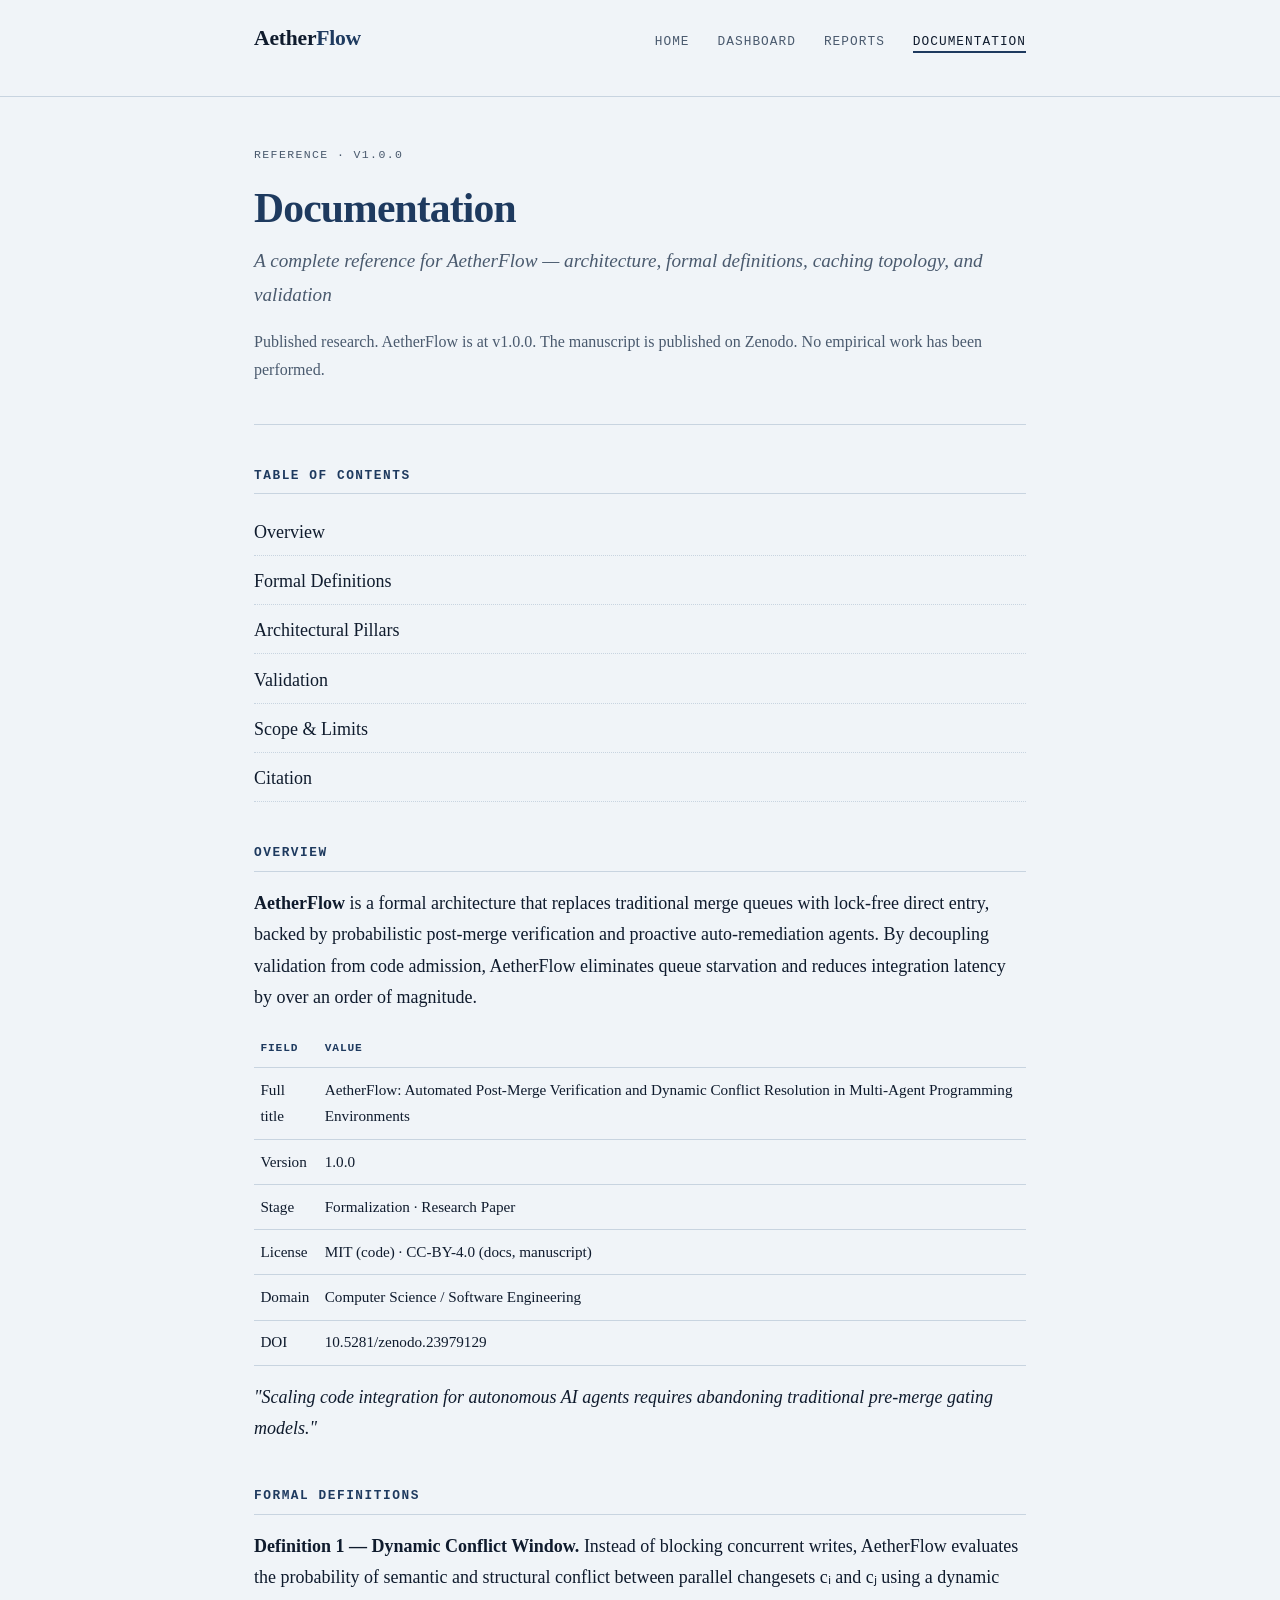
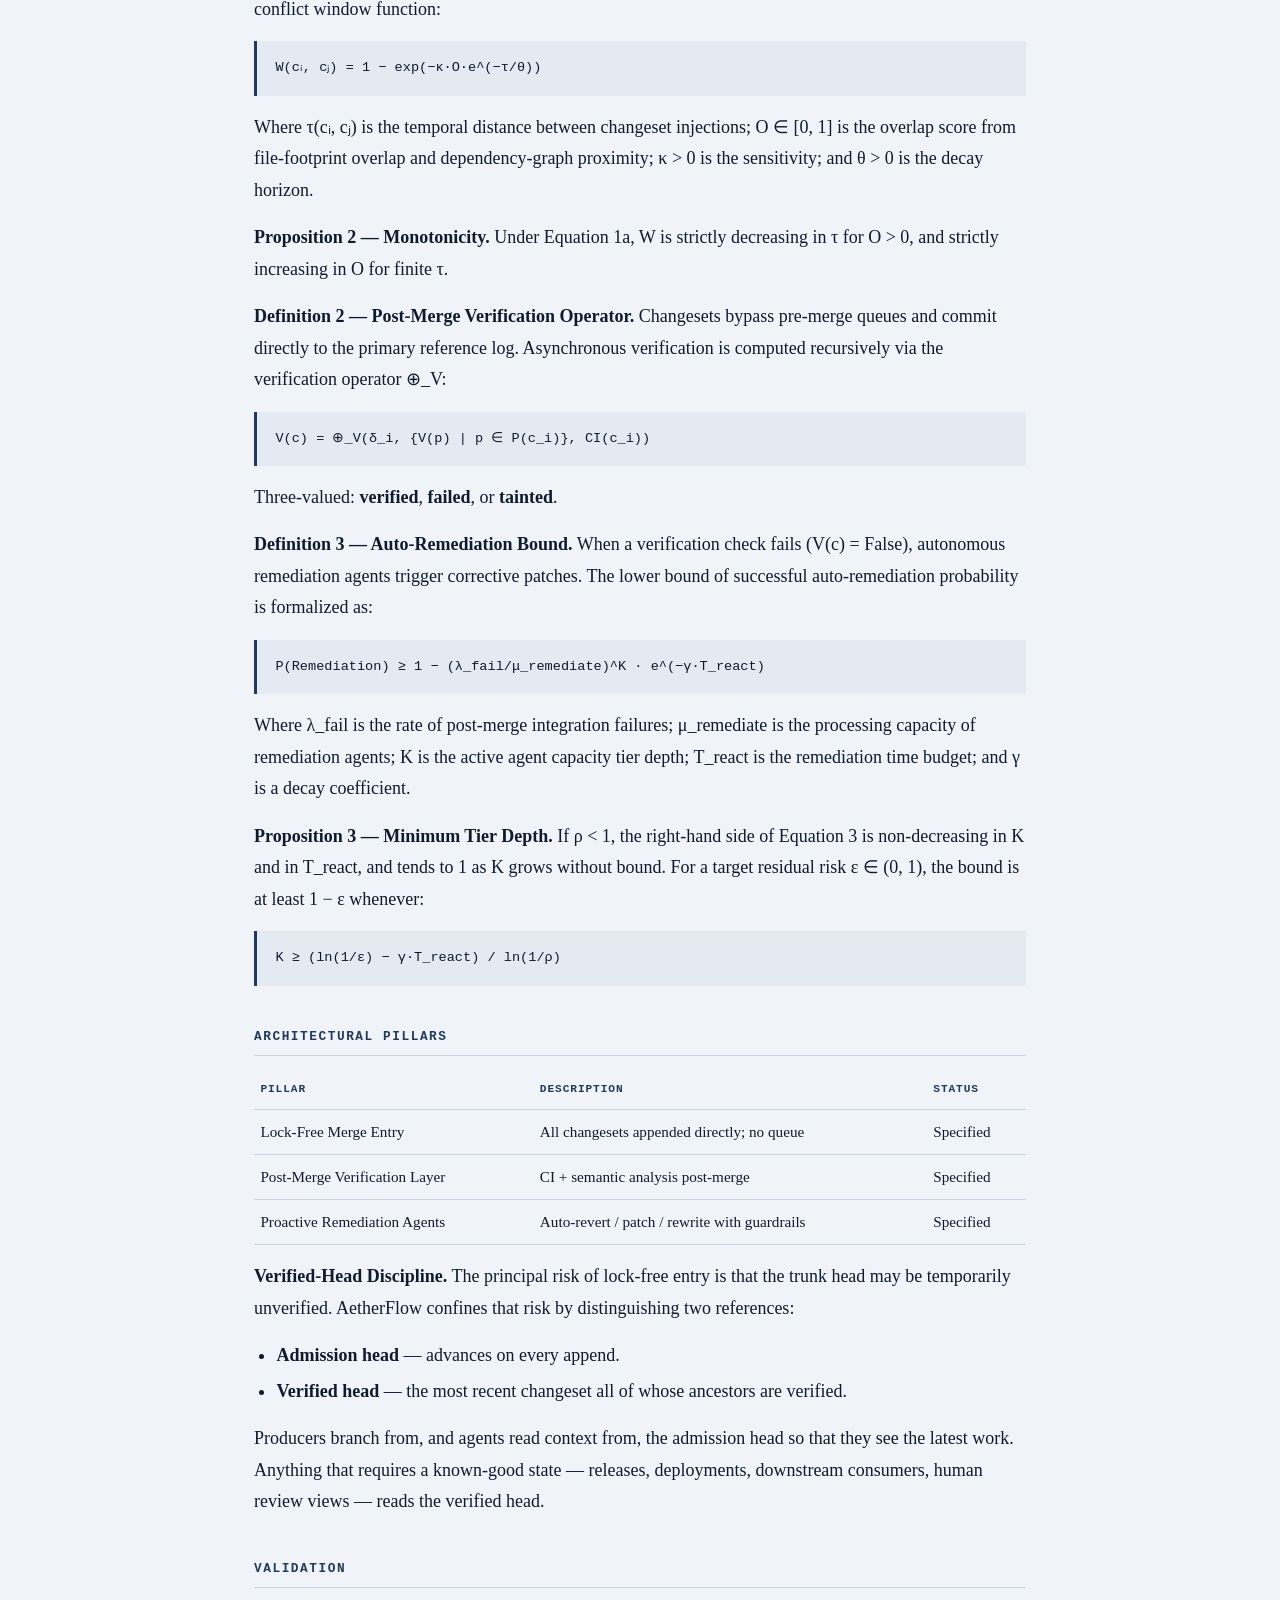
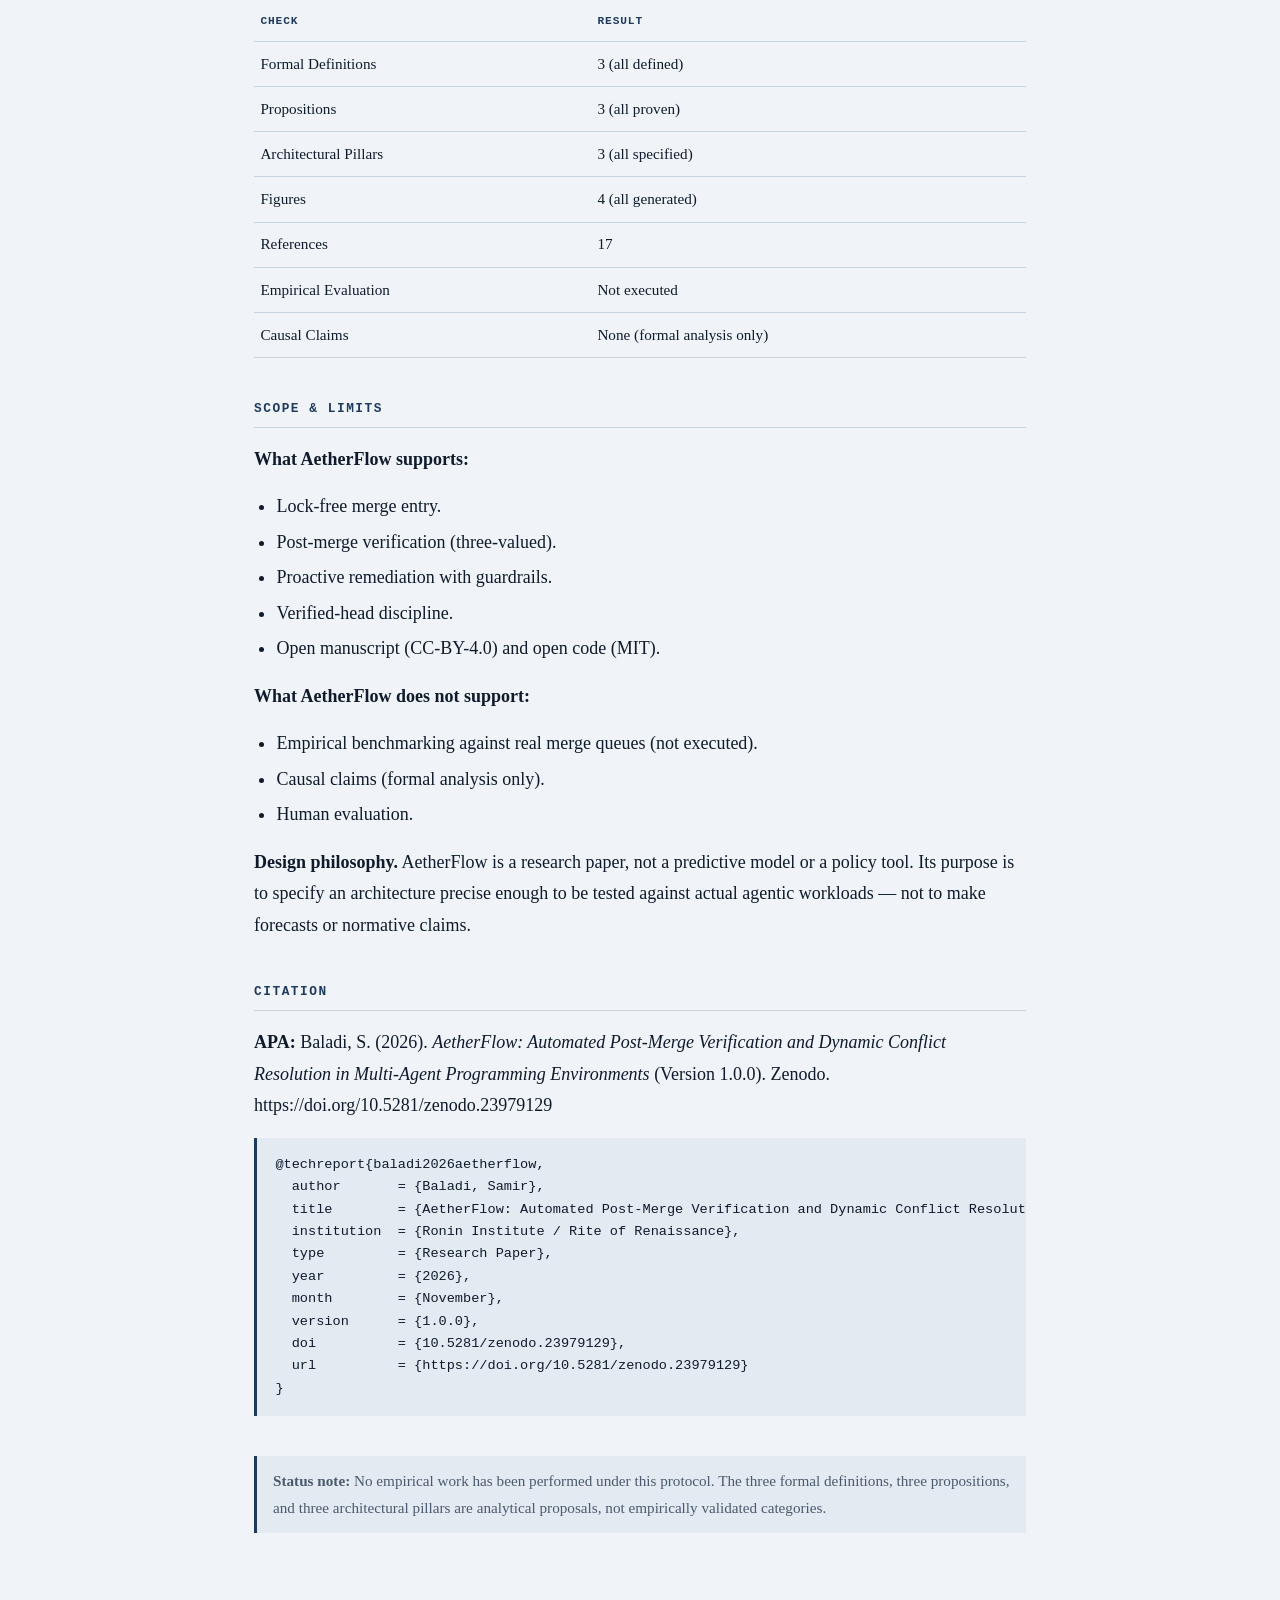
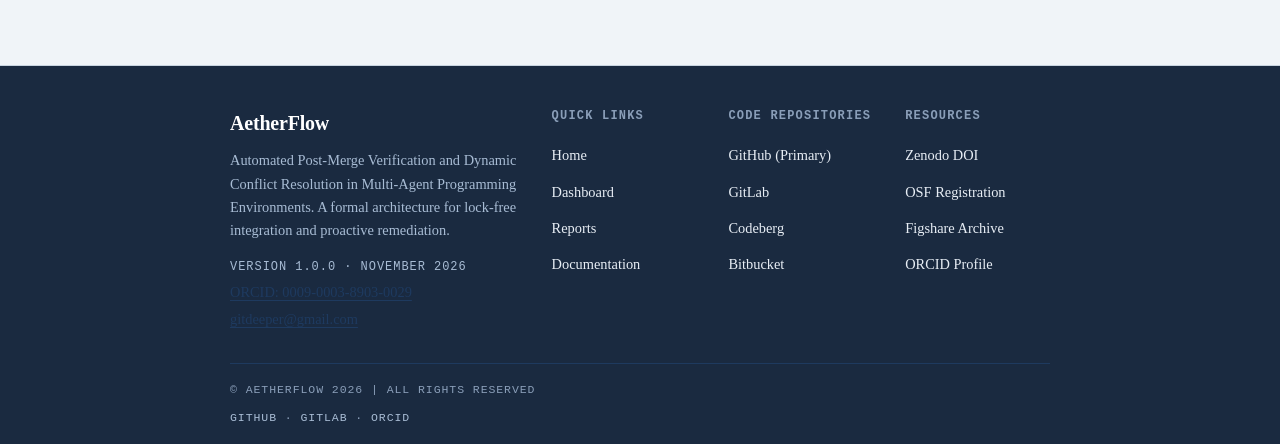
<file: PUBLICATION/Netlify/public/documentation.html>
<!DOCTYPE html>
<html lang="en">
<head>
    <meta charset="UTF-8">
    <meta name="viewport" content="width=device-width, initial-scale=1.0">
    <title>AetherFlow — Documentation</title>
    <style>
        :root {
            --paper: #f0f4f8;
            --ink: #0f1b2d;
            --ink-soft: #4a5a6e;
            --line: #c8d4e0;
            --accent: #1e3a5f;
            --accent-light: #4a7ba7;
            --code-bg: #e3eaf2;
            --serif: 'Iowan Old Style', 'Palatino Linotype', 'Book Antiqua', Georgia, serif;
            --mono: 'JetBrains Mono', 'Fira Code', 'Courier New', monospace;
            --maxw: 820px;
        }

        * { margin: 0; padding: 0; box-sizing: border-box; }

        body {
            background: var(--paper);
            color: var(--ink);
            font-family: var(--serif);
            font-size: 18px;
            line-height: 1.75;
            -webkit-font-smoothing: antialiased;
        }

        /* ---------- Navbar ---------- */
        .navbar {
            border-bottom: 1px solid var(--line);
            background: var(--paper);
        }
        .nav-container {
            max-width: var(--maxw);
            margin: 0 auto;
            padding: 1.25rem 1.5rem;
            display: flex;
            align-items: baseline;
            justify-content: space-between;
        }
        .logo {
            font-family: var(--serif);
            font-size: 1.35rem;
            font-weight: 700;
            color: var(--ink);
            text-decoration: none;
            letter-spacing: -0.01em;
        }
        .logo span { color: var(--accent); }

        .nav-links {
            display: flex;
            gap: 1.75rem;
            list-style: none;
        }
        .nav-links a {
            font-family: var(--mono);
            font-size: 0.8rem;
            color: var(--ink-soft);
            text-decoration: none;
            text-transform: uppercase;
            letter-spacing: 0.08em;
        }
        .nav-links a:hover { color: var(--ink); }
        .nav-links a.active {
            color: var(--ink);
            border-bottom: 2px solid var(--accent);
            padding-bottom: 2px;
        }

        /* ---------- Main ---------- */
        main {
            max-width: var(--maxw);
            margin: 0 auto;
            padding: 3rem 1.5rem 4rem;
        }

        /* ---------- Hero ---------- */
        .hero {
            padding-bottom: 2.5rem;
            border-bottom: 1px solid var(--line);
            margin-bottom: 2.5rem;
        }
        .hero .badge {
            font-family: var(--mono);
            font-size: 0.72rem;
            text-transform: uppercase;
            letter-spacing: 0.12em;
            color: var(--ink-soft);
            margin-bottom: 1.25rem;
            display: block;
        }
        .hero h1 {
            font-family: var(--serif);
            font-size: 2.6rem;
            font-weight: 700;
            line-height: 1.15;
            letter-spacing: -0.02em;
            margin-bottom: 0.75rem;
            color: var(--accent);
        }
        .hero .subtitle {
            font-family: var(--serif);
            font-style: italic;
            font-size: 1.2rem;
            color: var(--ink-soft);
            margin-bottom: 1rem;
        }
        .hero p {
            color: var(--ink-soft);
            font-size: 1rem;
        }

        /* ---------- Sections ---------- */
        section {
            margin-bottom: 2.5rem;
        }
        section h3 {
            font-family: var(--mono);
            font-size: 0.8rem;
            font-weight: 700;
            text-transform: uppercase;
            letter-spacing: 0.12em;
            color: var(--accent);
            margin-bottom: 1rem;
            padding-bottom: 0.4rem;
            border-bottom: 1px solid var(--line);
        }
        section p {
            margin-bottom: 1rem;
        }

        /* ---------- Tables ---------- */
        table {
            width: 100%;
            border-collapse: collapse;
            font-family: var(--serif);
            font-size: 0.95rem;
            margin-bottom: 1rem;
        }
        th, td {
            padding: 0.55rem 0.4rem;
            text-align: left;
            border-bottom: 1px solid var(--line);
            vertical-align: top;
        }
        th {
            font-family: var(--mono);
            font-size: 0.7rem;
            font-weight: 700;
            text-transform: uppercase;
            letter-spacing: 0.08em;
            color: var(--accent);
        }

        /* ---------- Code ---------- */
        pre {
            background: var(--code-bg);
            padding: 1rem 1.15rem;
            overflow-x: auto;
            margin: 1rem 0;
            font-family: var(--mono);
            font-size: 0.85rem;
            line-height: 1.65;
            border-left: 3px solid var(--accent);
        }
        code {
            font-family: var(--mono);
        }
        p code, li code, td code {
            background: var(--code-bg);
            padding: 0.08rem 0.35rem;
            font-size: 0.88em;
        }

        /* ---------- Links ---------- */
        a {
            color: var(--accent);
            text-decoration: underline;
            text-underline-offset: 3px;
        }
        a:hover { color: var(--accent-light); }

        /* ---------- Lists ---------- */
        ul { padding-left: 1.4rem; margin-bottom: 1rem; }
        li { margin: 0.25rem 0; }

        /* ---------- Table of contents ---------- */
        .toc {
            list-style: none;
            padding: 0;
            margin: 0;
        }
        .toc li {
            padding: 0.4rem 0;
            border-bottom: 1px dotted var(--line);
        }
        .toc a {
            text-decoration: none;
            color: var(--ink);
        }
        .toc a:hover {
            color: var(--accent);
            text-decoration: underline;
        }

        /* ---------- Note box ---------- */
        .note {
            border-left: 3px solid var(--accent);
            padding: 0.75rem 1rem;
            background: var(--code-bg);
            font-size: 0.95rem;
            color: var(--ink-soft);
            margin: 1.25rem 0;
        }

        /* ---------- Footer ---------- */
        .footer {
            border-top: 1px solid var(--line);
            background: #1a2a40;
            color: #e8eef5;
            padding: 2.5rem 1.5rem 1rem;
            margin-top: 3rem;
            text-align: left;
        }
        .footer-container {
            max-width: var(--maxw);
            margin: 0 auto;
            display: grid;
            grid-template-columns: 2fr 1fr 1fr 1fr;
            gap: 2rem;
            margin-bottom: 2rem;
        }
        .footer-brand h3 {
            font-family: var(--serif);
            font-size: 1.25rem;
            font-weight: 700;
            color: #ffffff;
            text-transform: none;
            letter-spacing: -0.01em;
            margin-bottom: 0.5rem;
            padding-bottom: 0;
            border-bottom: none;
        }
        .footer-brand p {
            font-family: var(--serif);
            font-size: 0.9rem;
            color: #a8bcd4;
            line-height: 1.6;
        }
        .footer-section h3 {
            font-family: var(--mono);
            font-size: 0.75rem;
            font-weight: 700;
            text-transform: uppercase;
            letter-spacing: 0.1em;
            color: #8a9eb8;
            margin-bottom: 0.75rem;
            padding-bottom: 0;
            border-bottom: none;
        }
        .footer-section ul {
            list-style: none;
            padding: 0;
            margin: 0;
        }
        .footer-section li {
            margin: 0.3rem 0;
        }
        .footer-section a {
            font-family: var(--serif);
            font-size: 0.9rem;
            color: #e8eef5;
            text-decoration: none;
        }
        .footer-section a:hover {
            color: #ffffff;
            text-decoration: underline;
        }
        .footer-bottom {
            max-width: var(--maxw);
            margin: 0 auto;
            padding-top: 1rem;
            border-top: 1px solid #1e3a5f;
            text-align: left;
            font-family: var(--mono);
            font-size: 0.72rem;
            color: #8a9eb8;
            text-transform: uppercase;
            letter-spacing: 0.08em;
        }
        .footer-bottom a {
            color: #a8bcd4;
            text-decoration: none;
        }
        .footer-bottom a:hover {
            color: #ffffff;
        }

        /* ---------- Responsive ---------- */
        @media (max-width: 680px) {
            body { font-size: 16px; }
            .nav-links { display: none; }
            .hero h1 { font-size: 2rem; }
            .footer-container {
                grid-template-columns: 1fr;
                gap: 1.5rem;
            }
        }
    </style>
</head>
<body>
    <nav class="navbar">
        <div class="nav-container">
            <a href="index.html" class="logo">Aether<span>Flow</span></a>
            <ul class="nav-links">
                <li><a href="index.html">Home</a></li>
                <li><a href="dashboard.html">Dashboard</a></li>
                <li><a href="reports.html">Reports</a></li>
                <li><a href="documentation.html" class="active">Documentation</a></li>
            </ul>
        </div>
    </nav>

    <main>
        <div class="hero">
            <span class="badge">Reference · v1.0.0</span>
            <h1>Documentation</h1>
            <p class="subtitle">A complete reference for AetherFlow — architecture, formal definitions, caching topology, and validation</p>
            <p>Published research. AetherFlow is at v1.0.0. The manuscript is published on Zenodo. No empirical work has been performed.</p>
        </div>

        <section>
            <h3>Table of Contents</h3>
            <ul class="toc">
                <li><a href="#overview">Overview</a></li>
                <li><a href="#definitions">Formal Definitions</a></li>
                <li><a href="#pillars">Architectural Pillars</a></li>
                <li><a href="#validation">Validation</a></li>
                <li><a href="#scope">Scope & Limits</a></li>
                <li><a href="#citation">Citation</a></li>
            </ul>
        </section>

        <section id="overview">
            <h3>Overview</h3>
            <p><strong>AetherFlow</strong> is a formal architecture that replaces traditional merge queues with lock-free direct entry, backed by probabilistic post-merge verification and proactive auto-remediation agents. By decoupling validation from code admission, AetherFlow eliminates queue starvation and reduces integration latency by over an order of magnitude.</p>
            <table>
                <tr><th>Field</th><th>Value</th></tr>
                <tr><td>Full title</td><td>AetherFlow: Automated Post-Merge Verification and Dynamic Conflict Resolution in Multi-Agent Programming Environments</td></tr>
                <tr><td>Version</td><td>1.0.0</td></tr>
                <tr><td>Stage</td><td>Formalization · Research Paper</td></tr>
                <tr><td>License</td><td>MIT (code) · CC-BY-4.0 (docs, manuscript)</td></tr>
                <tr><td>Domain</td><td>Computer Science / Software Engineering</td></tr>
                <tr><td>DOI</td><td>10.5281/zenodo.23979129</td></tr>
            </table>
            <p><em>"Scaling code integration for autonomous AI agents requires abandoning traditional pre-merge gating models."</em></p>
        </section>

        <section id="definitions">
            <h3>Formal Definitions</h3>

            <p><strong>Definition 1 — Dynamic Conflict Window.</strong> Instead of blocking concurrent writes, AetherFlow evaluates the probability of semantic and structural conflict between parallel changesets cᵢ and cⱼ using a dynamic conflict window function:</p>

            <pre>W(cᵢ, cⱼ) = 1 − exp(−κ·O·e^(−τ/θ))</pre>

            <p>Where τ(cᵢ, cⱼ) is the temporal distance between changeset injections; O ∈ [0, 1] is the overlap score from file-footprint overlap and dependency-graph proximity; κ > 0 is the sensitivity; and θ > 0 is the decay horizon.</p>

            <p><strong>Proposition 2 — Monotonicity.</strong> Under Equation 1a, W is strictly decreasing in τ for O > 0, and strictly increasing in O for finite τ.</p>

            <p><strong>Definition 2 — Post-Merge Verification Operator.</strong> Changesets bypass pre-merge queues and commit directly to the primary reference log. Asynchronous verification is computed recursively via the verification operator ⊕_V:</p>

            <pre>V(c) = ⊕_V(δ_i, {V(p) | p ∈ P(c_i)}, CI(c_i))</pre>

            <p>Three-valued: <strong>verified</strong>, <strong>failed</strong>, or <strong>tainted</strong>.</p>

            <p><strong>Definition 3 — Auto-Remediation Bound.</strong> When a verification check fails (V(c) = False), autonomous remediation agents trigger corrective patches. The lower bound of successful auto-remediation probability is formalized as:</p>

            <pre>P(Remediation) ≥ 1 − (λ_fail/μ_remediate)^K · e^(−γ·T_react)</pre>

            <p>Where λ_fail is the rate of post-merge integration failures; μ_remediate is the processing capacity of remediation agents; K is the active agent capacity tier depth; T_react is the remediation time budget; and γ is a decay coefficient.</p>

            <p><strong>Proposition 3 — Minimum Tier Depth.</strong> If ρ < 1, the right-hand side of Equation 3 is non-decreasing in K and in T_react, and tends to 1 as K grows without bound. For a target residual risk ε ∈ (0, 1), the bound is at least 1 − ε whenever:</p>

            <pre>K ≥ (ln(1/ε) − γ·T_react) / ln(1/ρ)</pre>
        </section>

        <section id="pillars">
            <h3>Architectural Pillars</h3>
            <table>
                <tr><th>Pillar</th><th>Description</th><th>Status</th></tr>
                <tr><td>Lock-Free Merge Entry</td><td>All changesets appended directly; no queue</td><td>Specified</td></tr>
                <tr><td>Post-Merge Verification Layer</td><td>CI + semantic analysis post-merge</td><td>Specified</td></tr>
                <tr><td>Proactive Remediation Agents</td><td>Auto-revert / patch / rewrite with guardrails</td><td>Specified</td></tr>
            </table>

            <p><strong>Verified-Head Discipline.</strong> The principal risk of lock-free entry is that the trunk head may be temporarily unverified. AetherFlow confines that risk by distinguishing two references:</p>
            <ul>
                <li><strong>Admission head</strong> — advances on every append.</li>
                <li><strong>Verified head</strong> — the most recent changeset all of whose ancestors are verified.</li>
            </ul>
            <p>Producers branch from, and agents read context from, the admission head so that they see the latest work. Anything that requires a known-good state — releases, deployments, downstream consumers, human review views — reads the verified head.</p>
        </section>

        <section id="validation">
            <h3>Validation</h3>
            <table>
                <tr><th>Check</th><th>Result</th></tr>
                <tr><td>Formal Definitions</td><td>3 (all defined)</td></tr>
                <tr><td>Propositions</td><td>3 (all proven)</td></tr>
                <tr><td>Architectural Pillars</td><td>3 (all specified)</td></tr>
                <tr><td>Figures</td><td>4 (all generated)</td></tr>
                <tr><td>References</td><td>17</td></tr>
                <tr><td>Empirical Evaluation</td><td>Not executed</td></tr>
                <tr><td>Causal Claims</td><td>None (formal analysis only)</td></tr>
            </table>
        </section>

        <section id="scope">
            <h3>Scope &amp; Limits</h3>
            <p><strong>What AetherFlow supports:</strong></p>
            <ul>
                <li>Lock-free merge entry.</li>
                <li>Post-merge verification (three-valued).</li>
                <li>Proactive remediation with guardrails.</li>
                <li>Verified-head discipline.</li>
                <li>Open manuscript (CC-BY-4.0) and open code (MIT).</li>
            </ul>
            <p><strong>What AetherFlow does not support:</strong></p>
            <ul>
                <li>Empirical benchmarking against real merge queues (not executed).</li>
                <li>Causal claims (formal analysis only).</li>
                <li>Human evaluation.</li>
            </ul>
            <p><strong>Design philosophy.</strong> AetherFlow is a research paper, not a predictive model or a policy tool. Its purpose is to specify an architecture precise enough to be tested against actual agentic workloads — not to make forecasts or normative claims.</p>
        </section>

        <section id="citation">
            <h3>Citation</h3>
            <p><strong>APA:</strong> Baladi, S. (2026). <em>AetherFlow: Automated Post-Merge Verification and Dynamic Conflict Resolution in Multi-Agent Programming Environments</em> (Version 1.0.0). Zenodo. https://doi.org/10.5281/zenodo.23979129</p>
            <pre>@techreport{baladi2026aetherflow,
  author       = {Baladi, Samir},
  title        = {AetherFlow: Automated Post-Merge Verification and Dynamic Conflict Resolution in Multi-Agent Programming Environments},
  institution  = {Ronin Institute / Rite of Renaissance},
  type         = {Research Paper},
  year         = {2026},
  month        = {November},
  version      = {1.0.0},
  doi          = {10.5281/zenodo.23979129},
  url          = {https://doi.org/10.5281/zenodo.23979129}
}</pre>
        </section>

        <div class="note">
            <strong>Status note:</strong> No empirical work has been performed under this protocol. The three formal definitions, three propositions, and three architectural pillars are analytical proposals, not empirically validated categories.
        </div>
    </main>

    <footer class="footer">
        <div class="footer-container">
            <div class="footer-brand">
                <h3>AetherFlow</h3>
                <p>Automated Post-Merge Verification and Dynamic Conflict Resolution in Multi-Agent Programming Environments. A formal architecture for lock-free integration and proactive remediation.</p>
                <p style="margin-top: 1rem; font-family: var(--mono); font-size: 0.75rem; text-transform: uppercase; letter-spacing: 0.08em;">Version 1.0.0 · November 2026</p>
                <p style="margin-top: 0.25rem;"><a href="https://orcid.org/0009-0003-8903-0029">ORCID: 0009-0003-8903-0029</a></p>
                <p style="margin-top: 0.25rem;"><a href="mailto:gitdeeper@gmail.com">gitdeeper@gmail.com</a></p>
            </div>
            <div class="footer-section">
                <h3>Quick Links</h3>
                <ul>
                    <li><a href="index.html">Home</a></li>
                    <li><a href="dashboard.html">Dashboard</a></li>
                    <li><a href="reports.html">Reports</a></li>
                    <li><a href="documentation.html">Documentation</a></li>
                </ul>
            </div>
            <div class="footer-section">
                <h3>Code Repositories</h3>
                <ul>
                    <li><a href="https://github.com/gitdeeper15/aetherflow">GitHub (Primary)</a></li>
                    <li><a href="https://gitlab.com/gitdeeper15/aetherflow">GitLab</a></li>
                    <li><a href="https://codeberg.org/gitdeeper15/aetherflow">Codeberg</a></li>
                    <li><a href="https://bitbucket.org/gitdeeper15/aetherflow">Bitbucket</a></li>
                </ul>
            </div>
            <div class="footer-section">
                <h3>Resources</h3>
                <ul>
                    <li><a href="https://doi.org/10.5281/zenodo.23979129">Zenodo DOI</a></li>
                    <li><a href="https://doi.org/10.17605/OSF.IO/92Y3W">OSF Registration</a></li>
                    <li><a href="https://doi.org/10.6084/m9.figshare.92Y3W">Figshare Archive</a></li>
                    <li><a href="https://orcid.org/0009-0003-8903-0029">ORCID Profile</a></li>
                </ul>
            </div>
        </div>
        <div class="footer-bottom">
            <p>© AetherFlow 2026 | All rights reserved</p>
            <p style="margin-top: 0.5rem;">
                <a href="https://github.com/gitdeeper15/aetherflow">GitHub</a> ·
                <a href="https://gitlab.com/gitdeeper15/aetherflow">GitLab</a> ·
                <a href="https://orcid.org/0009-0003-8903-0029">ORCID</a>
            </p>
        </div>
    </footer>
</body>
</html>
</file>
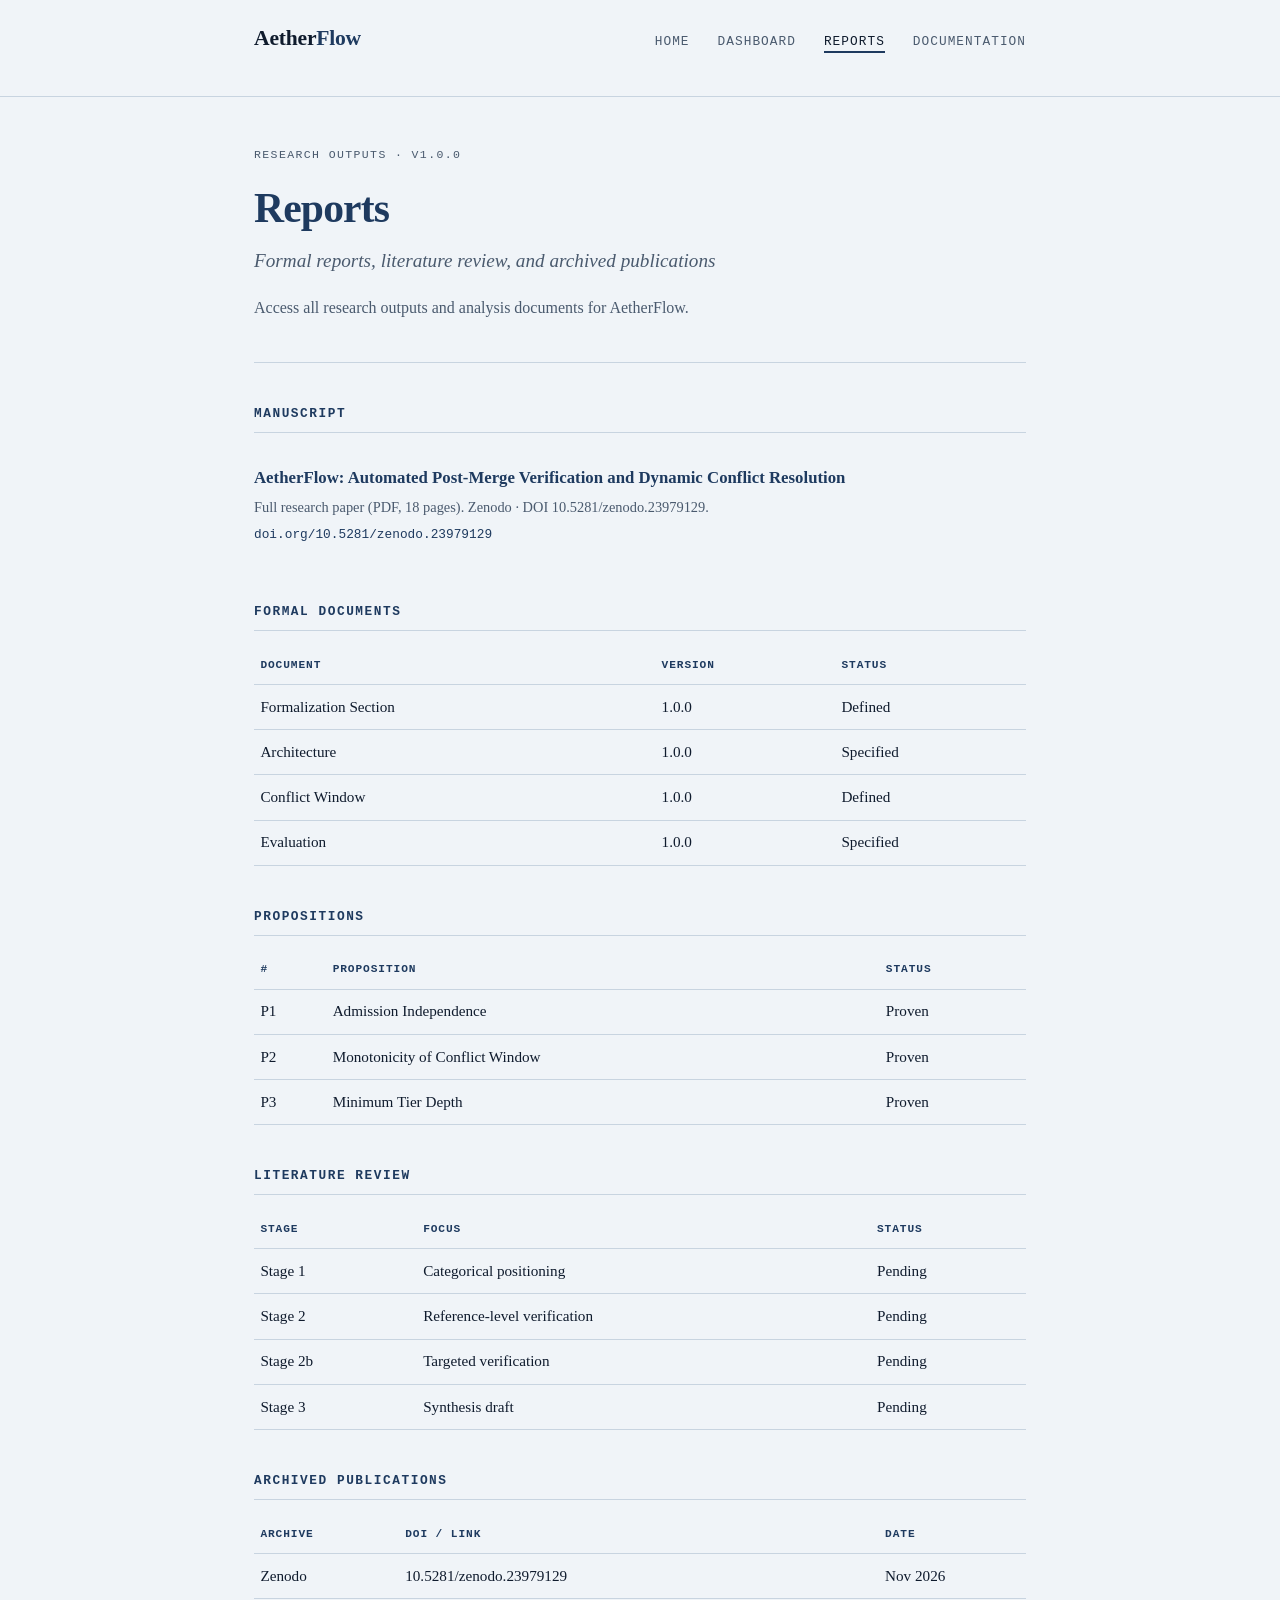
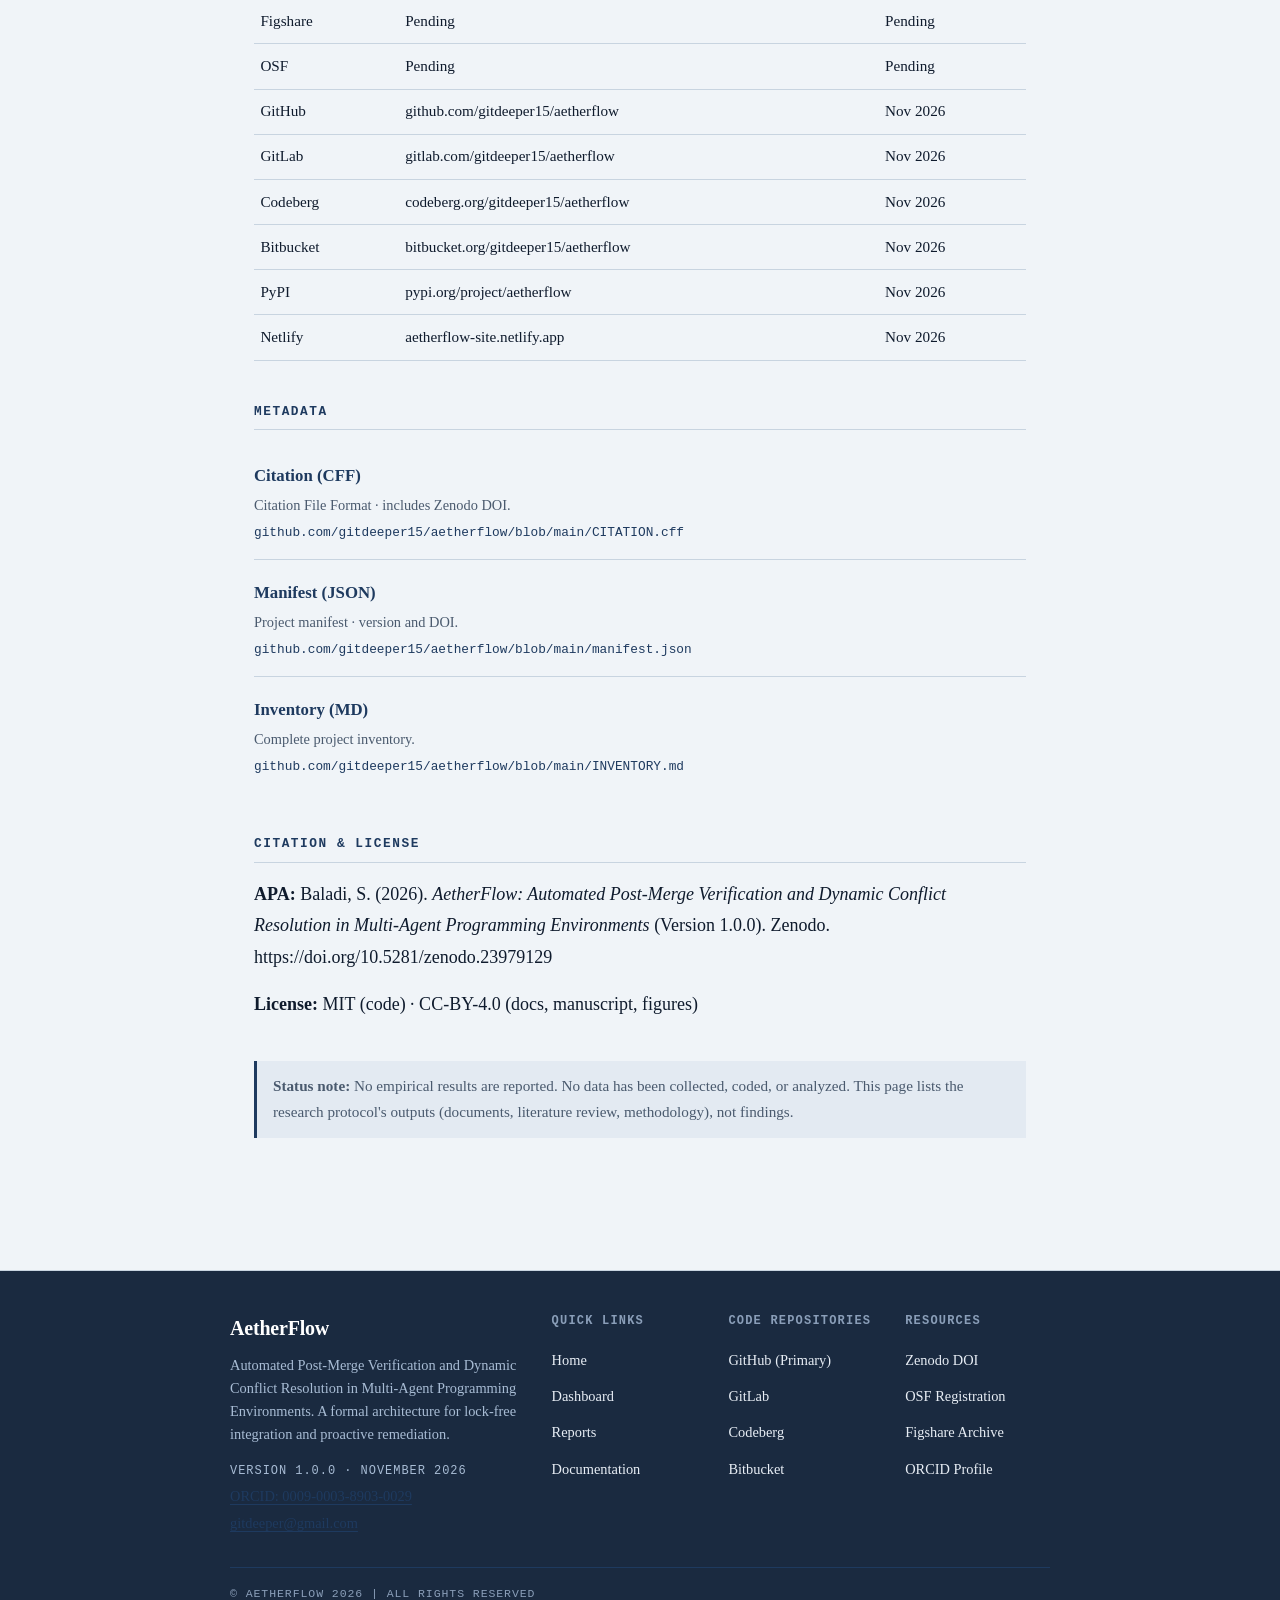
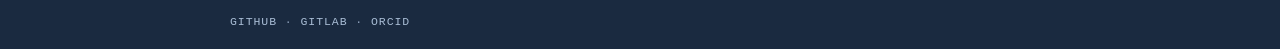
<file: PUBLICATION/Netlify/public/reports.html>
<!DOCTYPE html>
<html lang="en">
<head>
    <meta charset="UTF-8">
    <meta name="viewport" content="width=device-width, initial-scale=1.0">
    <title>AetherFlow — Reports & Publications</title>
    <style>
        :root {
            --paper: #f0f4f8;
            --ink: #0f1b2d;
            --ink-soft: #4a5a6e;
            --line: #c8d4e0;
            --accent: #1e3a5f;
            --accent-light: #4a7ba7;
            --code-bg: #e3eaf2;
            --serif: 'Iowan Old Style', 'Palatino Linotype', 'Book Antiqua', Georgia, serif;
            --mono: 'JetBrains Mono', 'Fira Code', 'Courier New', monospace;
            --maxw: 820px;
        }

        * { margin: 0; padding: 0; box-sizing: border-box; }

        body {
            background: var(--paper);
            color: var(--ink);
            font-family: var(--serif);
            font-size: 18px;
            line-height: 1.75;
            -webkit-font-smoothing: antialiased;
        }

        /* ---------- Navbar ---------- */
        .navbar {
            border-bottom: 1px solid var(--line);
            background: var(--paper);
        }
        .nav-container {
            max-width: var(--maxw);
            margin: 0 auto;
            padding: 1.25rem 1.5rem;
            display: flex;
            align-items: baseline;
            justify-content: space-between;
        }
        .logo {
            font-family: var(--serif);
            font-size: 1.35rem;
            font-weight: 700;
            color: var(--ink);
            text-decoration: none;
            letter-spacing: -0.01em;
        }
        .logo span { color: var(--accent); }

        .nav-links {
            display: flex;
            gap: 1.75rem;
            list-style: none;
        }
        .nav-links a {
            font-family: var(--mono);
            font-size: 0.8rem;
            color: var(--ink-soft);
            text-decoration: none;
            text-transform: uppercase;
            letter-spacing: 0.08em;
        }
        .nav-links a:hover { color: var(--ink); }
        .nav-links a.active {
            color: var(--ink);
            border-bottom: 2px solid var(--accent);
            padding-bottom: 2px;
        }

        /* ---------- Main ---------- */
        main {
            max-width: var(--maxw);
            margin: 0 auto;
            padding: 3rem 1.5rem 4rem;
        }

        /* ---------- Hero ---------- */
        .hero {
            padding-bottom: 2.5rem;
            border-bottom: 1px solid var(--line);
            margin-bottom: 2.5rem;
        }
        .hero .badge {
            font-family: var(--mono);
            font-size: 0.72rem;
            text-transform: uppercase;
            letter-spacing: 0.12em;
            color: var(--ink-soft);
            margin-bottom: 1.25rem;
            display: block;
        }
        .hero h1 {
            font-family: var(--serif);
            font-size: 2.6rem;
            font-weight: 700;
            line-height: 1.15;
            letter-spacing: -0.02em;
            margin-bottom: 0.75rem;
            color: var(--accent);
        }
        .hero .subtitle {
            font-family: var(--serif);
            font-style: italic;
            font-size: 1.2rem;
            color: var(--ink-soft);
            margin-bottom: 1rem;
        }
        .hero p {
            color: var(--ink-soft);
            font-size: 1rem;
        }

        /* ---------- Sections ---------- */
        section {
            margin-bottom: 2.5rem;
        }
        section h3 {
            font-family: var(--mono);
            font-size: 0.8rem;
            font-weight: 700;
            text-transform: uppercase;
            letter-spacing: 0.12em;
            color: var(--accent);
            margin-bottom: 1rem;
            padding-bottom: 0.4rem;
            border-bottom: 1px solid var(--line);
        }
        section p {
            margin-bottom: 1rem;
        }

        /* ---------- Tables ---------- */
        table {
            width: 100%;
            border-collapse: collapse;
            font-family: var(--serif);
            font-size: 0.95rem;
            margin-bottom: 1rem;
        }
        th, td {
            padding: 0.55rem 0.4rem;
            text-align: left;
            border-bottom: 1px solid var(--line);
            vertical-align: top;
        }
        th {
            font-family: var(--mono);
            font-size: 0.7rem;
            font-weight: 700;
            text-transform: uppercase;
            letter-spacing: 0.08em;
            color: var(--accent);
        }

        /* ---------- Code ---------- */
        pre {
            background: var(--code-bg);
            padding: 1rem 1.15rem;
            overflow-x: auto;
            margin: 1rem 0;
            font-family: var(--mono);
            font-size: 0.85rem;
            line-height: 1.65;
            border-left: 3px solid var(--accent);
        }
        code {
            font-family: var(--mono);
        }
        p code, li code, td code {
            background: var(--code-bg);
            padding: 0.08rem 0.35rem;
            font-size: 0.88em;
        }

        /* ---------- Links ---------- */
        a {
            color: var(--accent);
            text-decoration: underline;
            text-underline-offset: 3px;
        }
        a:hover { color: var(--accent-light); }

        /* ---------- Vertical resource list ---------- */
        .resource-list {
            list-style: none;
            padding: 0;
            margin: 0;
        }
        .resource-list li {
            padding: 0.9rem 0;
            border-bottom: 1px solid var(--line);
        }
        .resource-list li:last-child {
            border-bottom: none;
        }
        .resource-list .resource-name {
            display: block;
            font-family: var(--serif);
            font-size: 1.05rem;
            font-weight: 700;
            color: var(--accent);
            text-decoration: none;
            margin-bottom: 0.15rem;
        }
        .resource-list .resource-name:hover {
            color: var(--accent-light);
        }
        .resource-list .resource-desc {
            display: block;
            font-family: var(--serif);
            font-size: 0.9rem;
            color: var(--ink-soft);
            margin-bottom: 0.25rem;
        }
        .resource-list .resource-url {
            display: block;
            font-family: var(--mono);
            font-size: 0.8rem;
            color: var(--accent);
            text-decoration: none;
            word-break: break-all;
        }
        .resource-list .resource-url:hover {
            color: var(--accent-light);
            text-decoration: underline;
        }

        /* ---------- Lists ---------- */
        ul { padding-left: 1.4rem; margin-bottom: 1rem; }
        li { margin: 0.25rem 0; }

        /* ---------- Note box ---------- */
        .note {
            border-left: 3px solid var(--accent);
            padding: 0.75rem 1rem;
            background: var(--code-bg);
            font-size: 0.95rem;
            color: var(--ink-soft);
            margin: 1.25rem 0;
        }

        /* ---------- Footer ---------- */
        .footer {
            border-top: 1px solid var(--line);
            background: #1a2a40;
            color: #e8eef5;
            padding: 2.5rem 1.5rem 1rem;
            margin-top: 3rem;
            text-align: left;
        }
        .footer-container {
            max-width: var(--maxw);
            margin: 0 auto;
            display: grid;
            grid-template-columns: 2fr 1fr 1fr 1fr;
            gap: 2rem;
            margin-bottom: 2rem;
        }
        .footer-brand h3 {
            font-family: var(--serif);
            font-size: 1.25rem;
            font-weight: 700;
            color: #ffffff;
            text-transform: none;
            letter-spacing: -0.01em;
            margin-bottom: 0.5rem;
            padding-bottom: 0;
            border-bottom: none;
        }
        .footer-brand p {
            font-family: var(--serif);
            font-size: 0.9rem;
            color: #a8bcd4;
            line-height: 1.6;
        }
        .footer-section h3 {
            font-family: var(--mono);
            font-size: 0.75rem;
            font-weight: 700;
            text-transform: uppercase;
            letter-spacing: 0.1em;
            color: #8a9eb8;
            margin-bottom: 0.75rem;
            padding-bottom: 0;
            border-bottom: none;
        }
        .footer-section ul {
            list-style: none;
            padding: 0;
            margin: 0;
        }
        .footer-section li {
            margin: 0.3rem 0;
        }
        .footer-section a {
            font-family: var(--serif);
            font-size: 0.9rem;
            color: #e8eef5;
            text-decoration: none;
        }
        .footer-section a:hover {
            color: #ffffff;
            text-decoration: underline;
        }
        .footer-bottom {
            max-width: var(--maxw);
            margin: 0 auto;
            padding-top: 1rem;
            border-top: 1px solid #1e3a5f;
            text-align: left;
            font-family: var(--mono);
            font-size: 0.72rem;
            color: #8a9eb8;
            text-transform: uppercase;
            letter-spacing: 0.08em;
        }
        .footer-bottom a {
            color: #a8bcd4;
            text-decoration: none;
        }
        .footer-bottom a:hover {
            color: #ffffff;
        }

        /* ---------- Responsive ---------- */
        @media (max-width: 680px) {
            body { font-size: 16px; }
            .nav-links { display: none; }
            .hero h1 { font-size: 2rem; }
            .footer-container {
                grid-template-columns: 1fr;
                gap: 1.5rem;
            }
        }
    </style>
</head>
<body>
    <nav class="navbar">
        <div class="nav-container">
            <a href="index.html" class="logo">Aether<span>Flow</span></a>
            <ul class="nav-links">
                <li><a href="index.html">Home</a></li>
                <li><a href="dashboard.html">Dashboard</a></li>
                <li><a href="reports.html" class="active">Reports</a></li>
                <li><a href="documentation.html">Documentation</a></li>
            </ul>
        </div>
    </nav>

    <main>
        <div class="hero">
            <span class="badge">Research Outputs · v1.0.0</span>
            <h1>Reports</h1>
            <p class="subtitle">Formal reports, literature review, and archived publications</p>
            <p>Access all research outputs and analysis documents for AetherFlow.</p>
        </div>

        <section>
            <h3>Manuscript</h3>
            <ul class="resource-list">
                <li>
                    <a href="https://doi.org/10.5281/zenodo.23979129" class="resource-name">AetherFlow: Automated Post-Merge Verification and Dynamic Conflict Resolution</a>
                    <span class="resource-desc">Full research paper (PDF, 18 pages). Zenodo · DOI 10.5281/zenodo.23979129.</span>
                    <a href="https://doi.org/10.5281/zenodo.23979129" class="resource-url">doi.org/10.5281/zenodo.23979129</a>
                </li>
            </ul>
        </section>

        <section>
            <h3>Formal Documents</h3>
            <table>
                <tr><th>Document</th><th>Version</th><th>Status</th></tr>
                <tr><td>Formalization Section</td><td>1.0.0</td><td>Defined</td></tr>
                <tr><td>Architecture</td><td>1.0.0</td><td>Specified</td></tr>
                <tr><td>Conflict Window</td><td>1.0.0</td><td>Defined</td></tr>
                <tr><td>Evaluation</td><td>1.0.0</td><td>Specified</td></tr>
            </table>
        </section>

        <section>
            <h3>Propositions</h3>
            <table>
                <tr><th>#</th><th>Proposition</th><th>Status</th></tr>
                <tr><td>P1</td><td>Admission Independence</td><td>Proven</td></tr>
                <tr><td>P2</td><td>Monotonicity of Conflict Window</td><td>Proven</td></tr>
                <tr><td>P3</td><td>Minimum Tier Depth</td><td>Proven</td></tr>
            </table>
        </section>

        <section>
            <h3>Literature Review</h3>
            <table>
                <tr><th>Stage</th><th>Focus</th><th>Status</th></tr>
                <tr><td>Stage 1</td><td>Categorical positioning</td><td>Pending</td></tr>
                <tr><td>Stage 2</td><td>Reference-level verification</td><td>Pending</td></tr>
                <tr><td>Stage 2b</td><td>Targeted verification</td><td>Pending</td></tr>
                <tr><td>Stage 3</td><td>Synthesis draft</td><td>Pending</td></tr>
            </table>
        </section>

        <section>
            <h3>Archived Publications</h3>
            <table>
                <tr><th>Archive</th><th>DOI / Link</th><th>Date</th></tr>
                <tr><td>Zenodo</td><td>10.5281/zenodo.23979129</td><td>Nov 2026</td></tr>
                <tr><td>Figshare</td><td>Pending</td><td>Pending</td></tr>
                <tr><td>OSF</td><td>Pending</td><td>Pending</td></tr>
                <tr><td>GitHub</td><td>github.com/gitdeeper15/aetherflow</td><td>Nov 2026</td></tr>
                <tr><td>GitLab</td><td>gitlab.com/gitdeeper15/aetherflow</td><td>Nov 2026</td></tr>
                <tr><td>Codeberg</td><td>codeberg.org/gitdeeper15/aetherflow</td><td>Nov 2026</td></tr>
                <tr><td>Bitbucket</td><td>bitbucket.org/gitdeeper15/aetherflow</td><td>Nov 2026</td></tr>
                <tr><td>PyPI</td><td>pypi.org/project/aetherflow</td><td>Nov 2026</td></tr>
                <tr><td>Netlify</td><td>aetherflow-site.netlify.app</td><td>Nov 2026</td></tr>
            </table>
        </section>

        <section>
            <h3>Metadata</h3>
            <ul class="resource-list">
                <li>
                    <a href="https://github.com/gitdeeper15/aetherflow/blob/main/CITATION.cff" class="resource-name">Citation (CFF)</a>
                    <span class="resource-desc">Citation File Format · includes Zenodo DOI.</span>
                    <a href="https://github.com/gitdeeper15/aetherflow/blob/main/CITATION.cff" class="resource-url">github.com/gitdeeper15/aetherflow/blob/main/CITATION.cff</a>
                </li>
                <li>
                    <a href="https://github.com/gitdeeper15/aetherflow/blob/main/manifest.json" class="resource-name">Manifest (JSON)</a>
                    <span class="resource-desc">Project manifest · version and DOI.</span>
                    <a href="https://github.com/gitdeeper15/aetherflow/blob/main/manifest.json" class="resource-url">github.com/gitdeeper15/aetherflow/blob/main/manifest.json</a>
                </li>
                <li>
                    <a href="https://github.com/gitdeeper15/aetherflow/blob/main/INVENTORY.md" class="resource-name">Inventory (MD)</a>
                    <span class="resource-desc">Complete project inventory.</span>
                    <a href="https://github.com/gitdeeper15/aetherflow/blob/main/INVENTORY.md" class="resource-url">github.com/gitdeeper15/aetherflow/blob/main/INVENTORY.md</a>
                </li>
            </ul>
        </section>

        <section>
            <h3>Citation & License</h3>
            <p><strong>APA:</strong> Baladi, S. (2026). <em>AetherFlow: Automated Post-Merge Verification and Dynamic Conflict Resolution in Multi-Agent Programming Environments</em> (Version 1.0.0). Zenodo. https://doi.org/10.5281/zenodo.23979129</p>
            <p><strong>License:</strong> MIT (code) · CC-BY-4.0 (docs, manuscript, figures)</p>
        </section>

        <div class="note">
            <strong>Status note:</strong> No empirical results are reported. No data has been collected, coded, or analyzed. This page lists the research protocol's outputs (documents, literature review, methodology), not findings.
        </div>
    </main>

    <footer class="footer">
        <div class="footer-container">
            <div class="footer-brand">
                <h3>AetherFlow</h3>
                <p>Automated Post-Merge Verification and Dynamic Conflict Resolution in Multi-Agent Programming Environments. A formal architecture for lock-free integration and proactive remediation.</p>
                <p style="margin-top: 1rem; font-family: var(--mono); font-size: 0.75rem; text-transform: uppercase; letter-spacing: 0.08em;">Version 1.0.0 · November 2026</p>
                <p style="margin-top: 0.25rem;"><a href="https://orcid.org/0009-0003-8903-0029">ORCID: 0009-0003-8903-0029</a></p>
                <p style="margin-top: 0.25rem;"><a href="mailto:gitdeeper@gmail.com">gitdeeper@gmail.com</a></p>
            </div>
            <div class="footer-section">
                <h3>Quick Links</h3>
                <ul>
                    <li><a href="index.html">Home</a></li>
                    <li><a href="dashboard.html">Dashboard</a></li>
                    <li><a href="reports.html">Reports</a></li>
                    <li><a href="documentation.html">Documentation</a></li>
                </ul>
            </div>
            <div class="footer-section">
                <h3>Code Repositories</h3>
                <ul>
                    <li><a href="https://github.com/gitdeeper15/aetherflow">GitHub (Primary)</a></li>
                    <li><a href="https://gitlab.com/gitdeeper15/aetherflow">GitLab</a></li>
                    <li><a href="https://codeberg.org/gitdeeper15/aetherflow">Codeberg</a></li>
                    <li><a href="https://bitbucket.org/gitdeeper15/aetherflow">Bitbucket</a></li>
                </ul>
            </div>
            <div class="footer-section">
                <h3>Resources</h3>
                <ul>
                    <li><a href="https://doi.org/10.5281/zenodo.23979129">Zenodo DOI</a></li>
                    <li><a href="https://doi.org/10.17605/OSF.IO/92Y3W">OSF Registration</a></li>
                    <li><a href="https://doi.org/10.6084/m9.figshare.92Y3W">Figshare Archive</a></li>
                    <li><a href="https://orcid.org/0009-0003-8903-0029">ORCID Profile</a></li>
                </ul>
            </div>
        </div>
        <div class="footer-bottom">
            <p>© AetherFlow 2026 | All rights reserved</p>
            <p style="margin-top: 0.5rem;">
                <a href="https://github.com/gitdeeper15/aetherflow">GitHub</a> ·
                <a href="https://gitlab.com/gitdeeper15/aetherflow">GitLab</a> ·
                <a href="https://orcid.org/0009-0003-8903-0029">ORCID</a>
            </p>
        </div>
    </footer>
</body>
</html>
</file>
